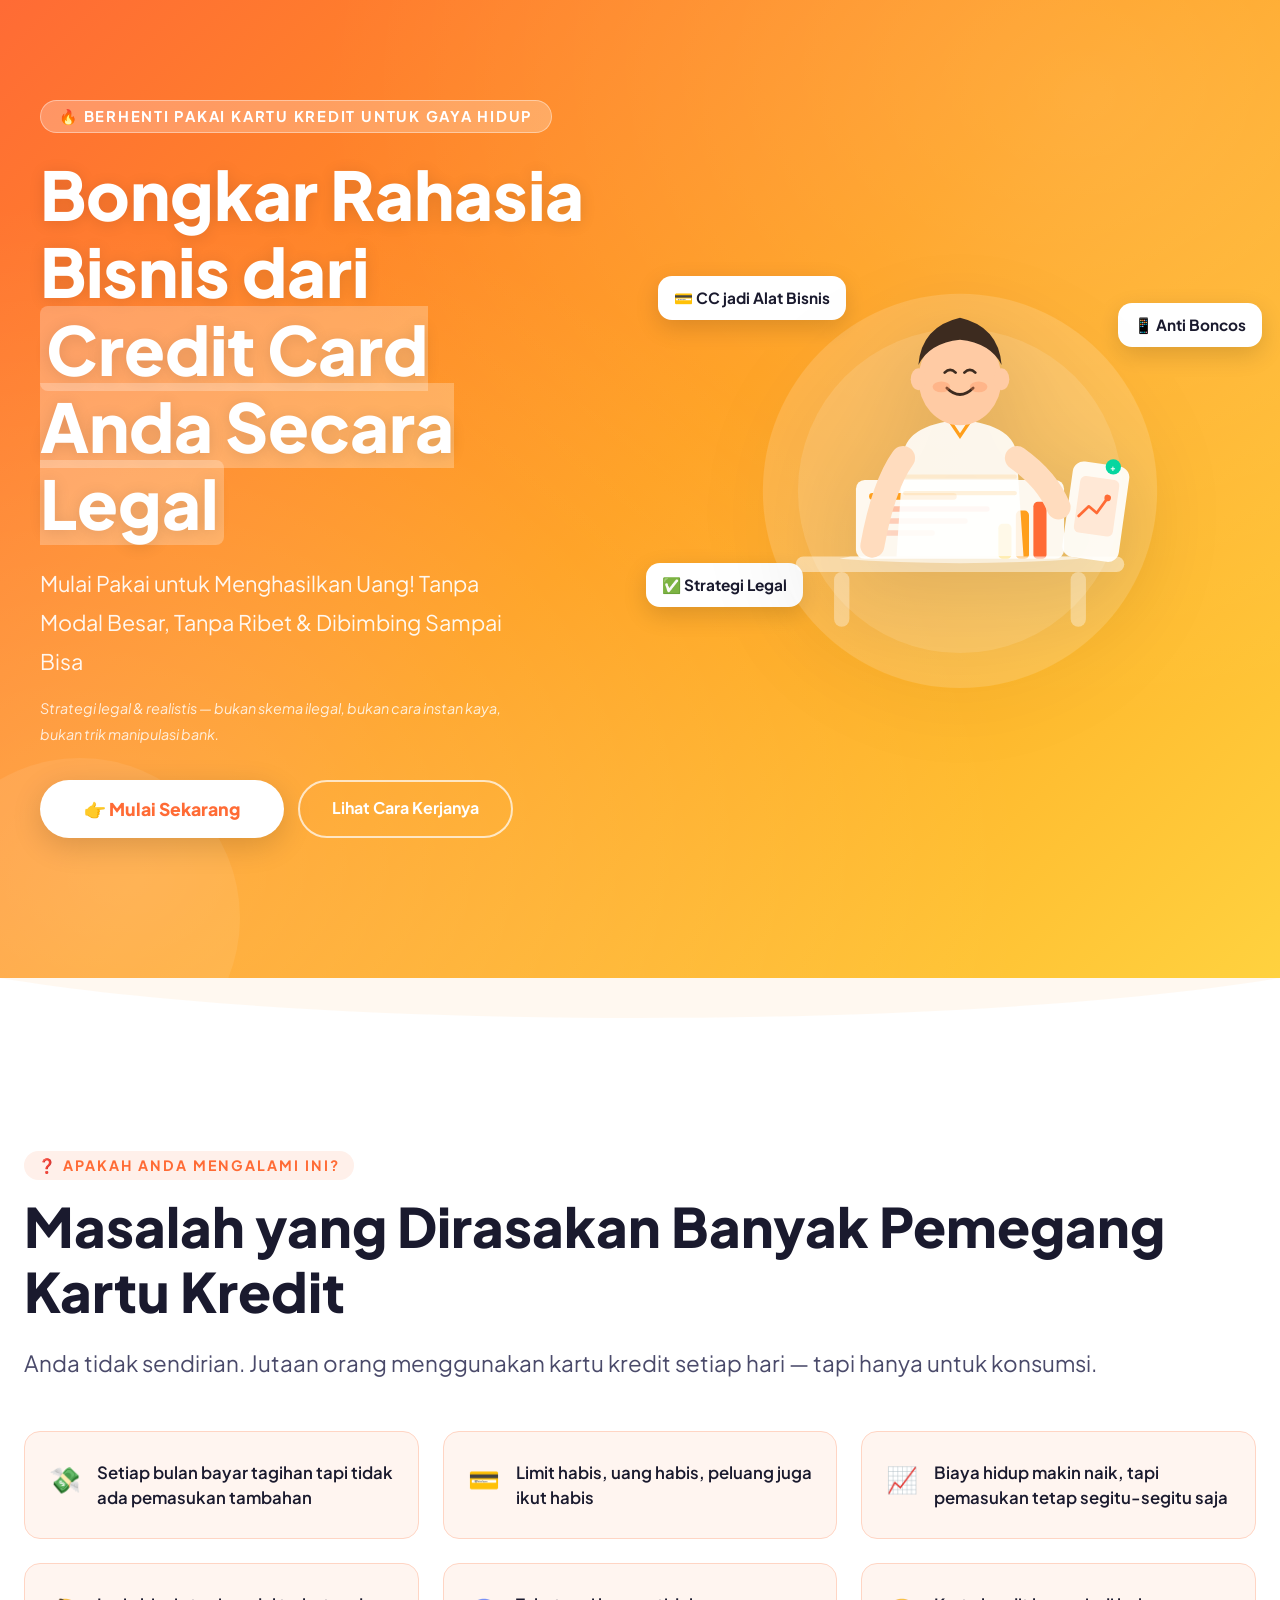
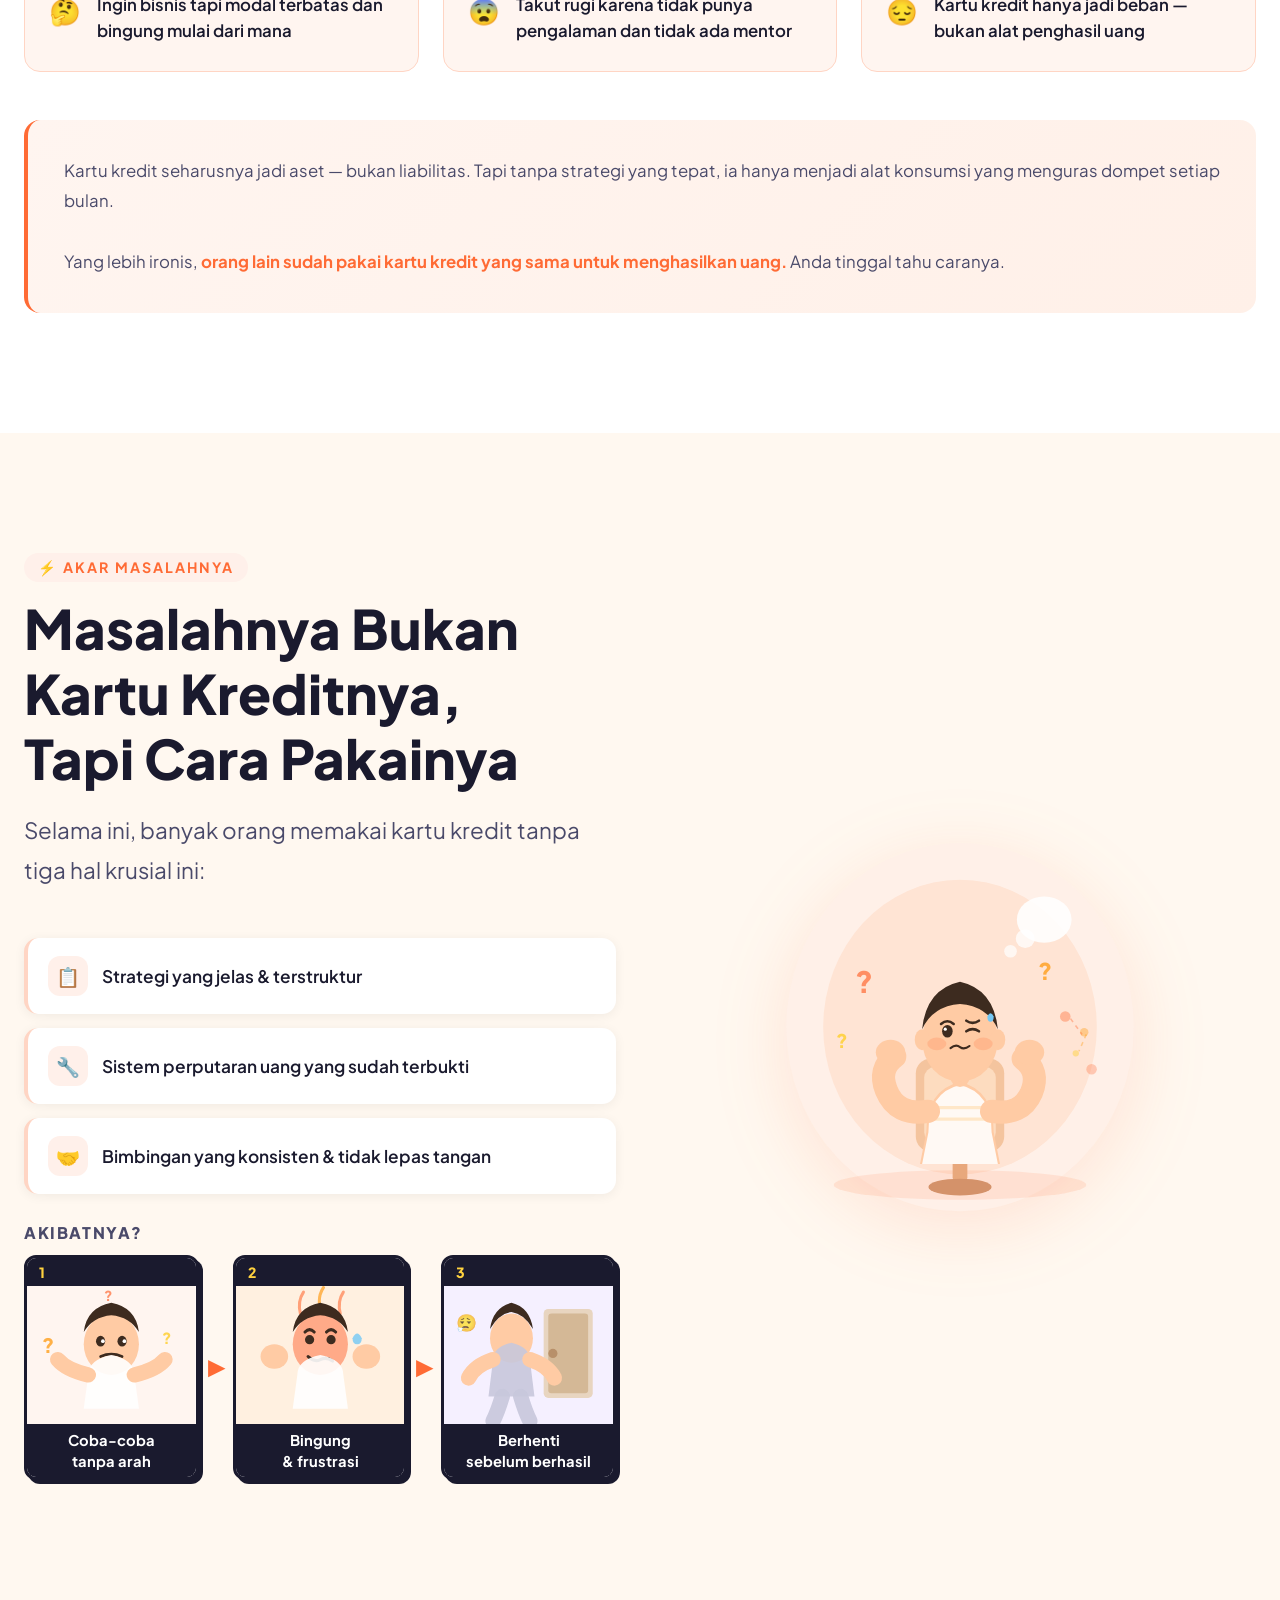
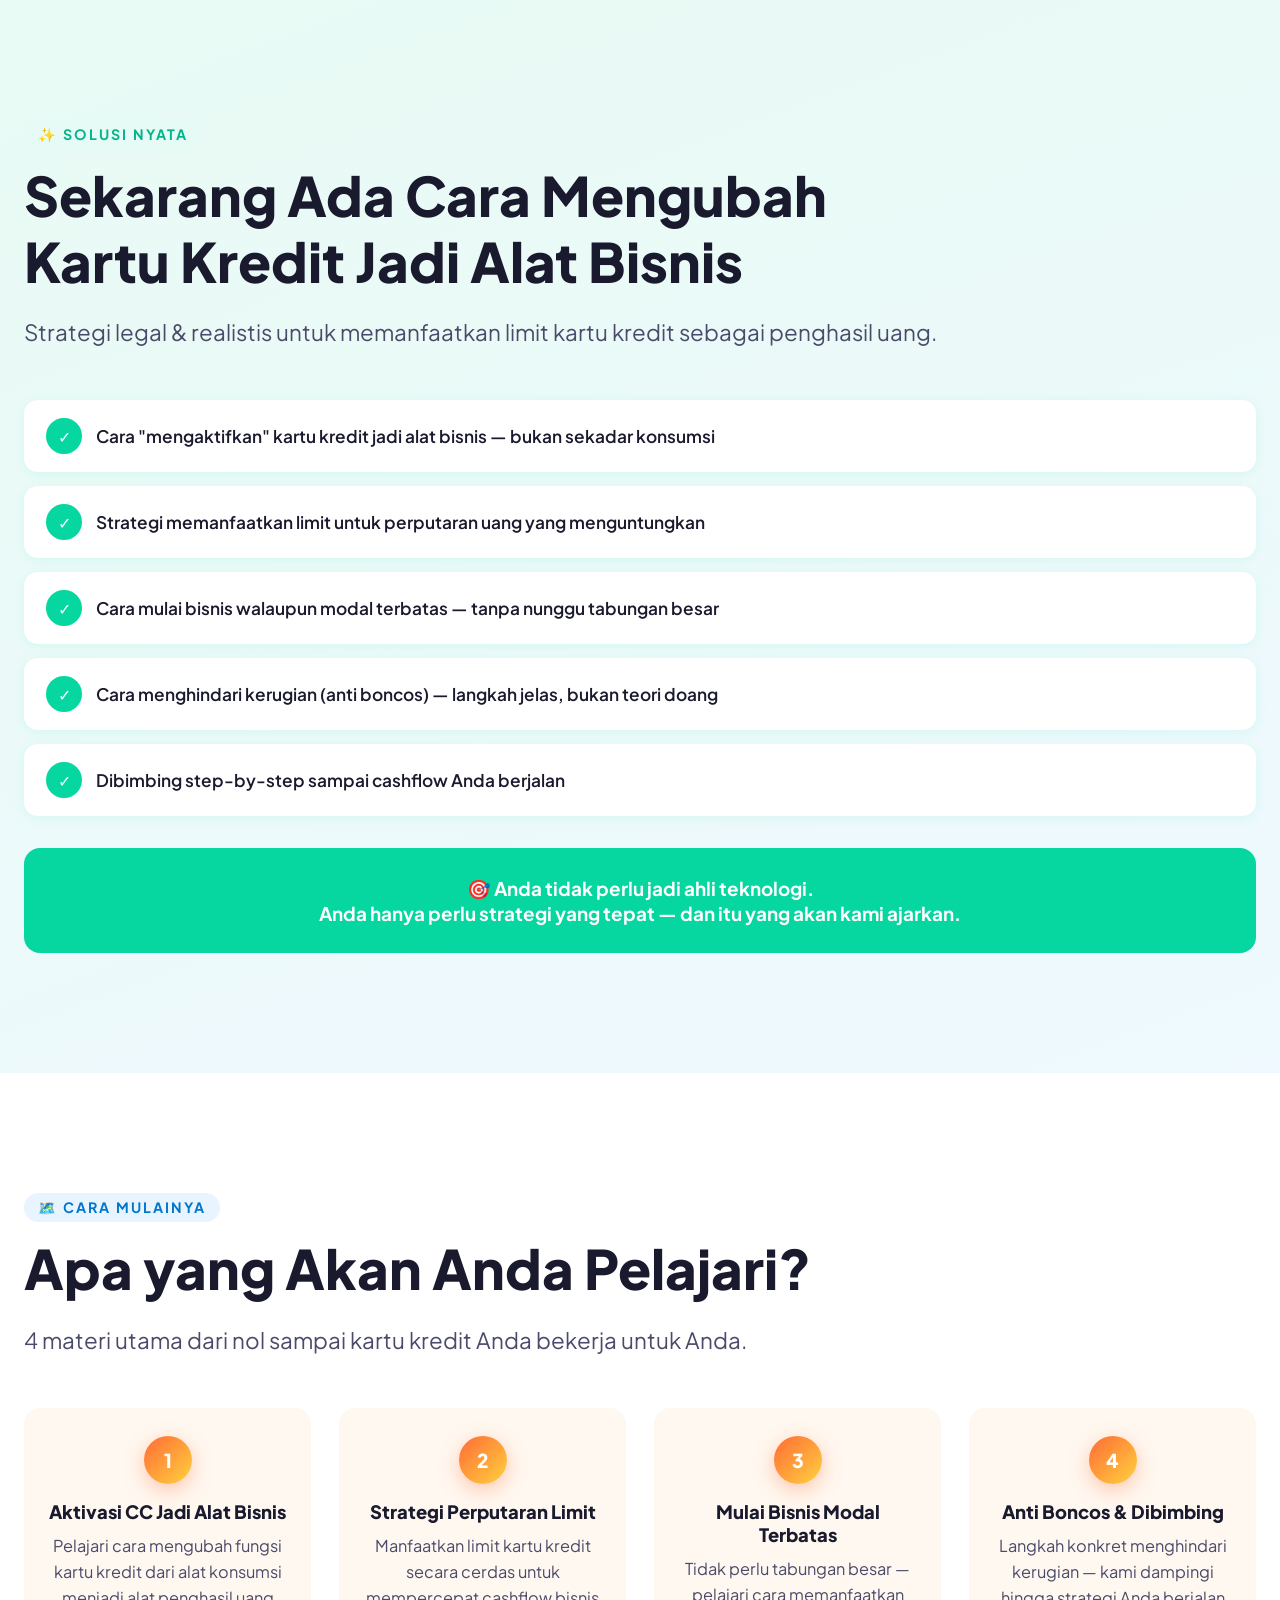
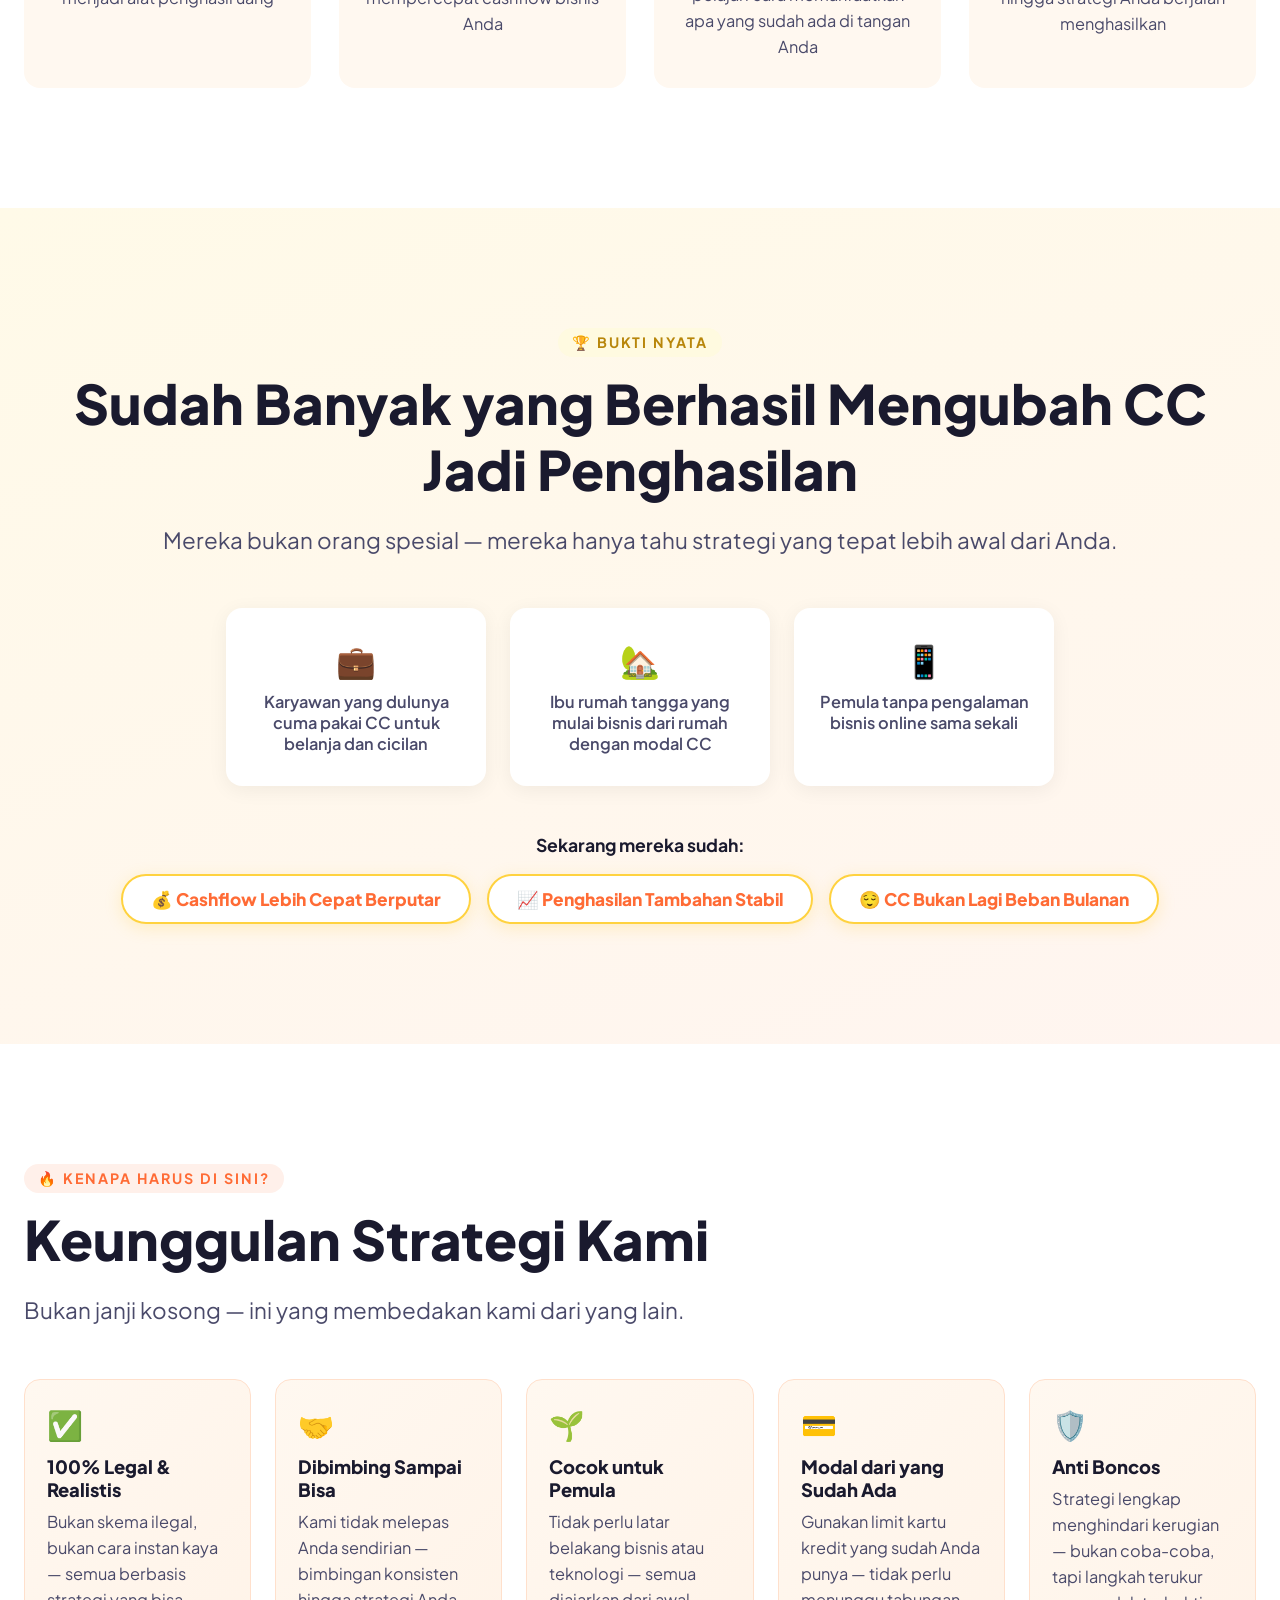
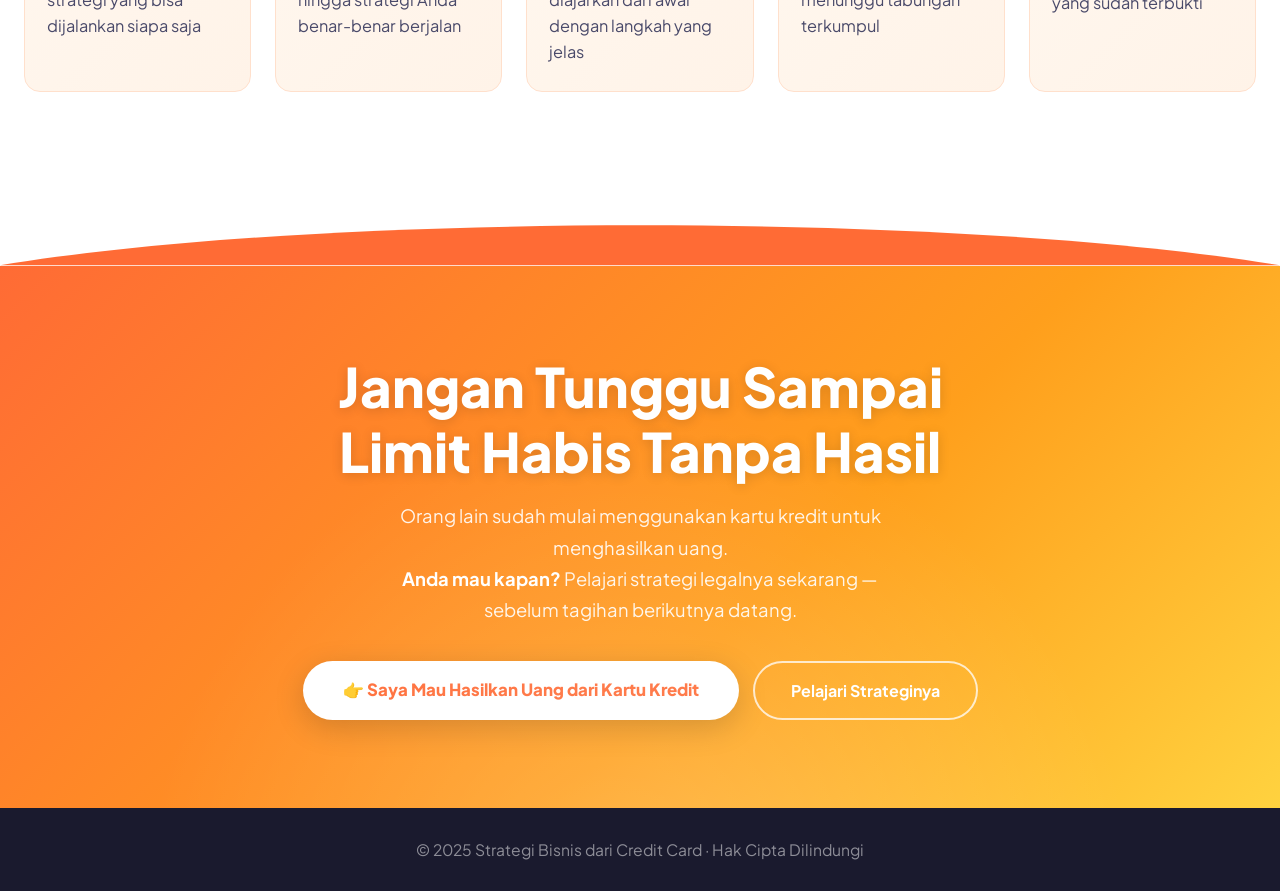
<file: index.html>
<!DOCTYPE html>
<html lang="id">
<head>
  <meta charset="UTF-8" />
  <meta name="viewport" content="width=device-width, initial-scale=1.0" />
  <title>Bongkar Rahasia Bisnis dari Credit Card Anda – Legal & Terbukti</title>
  <link href="https://fonts.googleapis.com/css2?family=Plus+Jakarta+Sans:ital,wght@0,300;0,400;0,500;0,600;0,700;0,800;1,400&display=swap" rel="stylesheet" />
  <link rel="stylesheet" href="style_index.css" />
  <!-- Meta Pixel Code -->
  <script>
    !function(f,b,e,v,n,t,s)
    {if(f.fbq)return;n=f.fbq=function(){n.callMethod?
    n.callMethod.apply(n,arguments):n.queue.push(arguments)};
    if(!f._fbq)f._fbq=n;n.push=n;n.loaded=!0;n.version='2.0';
    n.queue=[];t=b.createElement(e);t.async=!0;
    t.src=v;s=b.getElementsByTagName(e)[0];
    s.parentNode.insertBefore(t,s)}(window, document,'script',
    'https://connect.facebook.net/en_US/fbevents.js');
    fbq('init', '1519646949805698');
    fbq('track', 'PageView');
    </script>
    <noscript><img height="1" width="1" style="display:none"
    src="https://www.facebook.com/tr?id=1519646949805698&ev=PageView&noscript=1"
  /></noscript>
  <!-- End Meta Pixel Code -->
</head>
<body>

<!-- ═══════════════ HERO ═════════════════════════════ -->
<section class="hero">
  <div class="hero-inner">

    <!-- LEFT: Text -->
    <div class="hero-text">
      <div class="hero-badge">🔥 Berhenti Pakai Kartu Kredit untuk Gaya Hidup</div>
      <h1>Bongkar Rahasia Bisnis dari<br><span>Credit Card Anda Secara Legal</span></h1>
      <p>Mulai Pakai untuk Menghasilkan Uang! Tanpa Modal Besar, Tanpa Ribet &amp; Dibimbing Sampai Bisa</p>
      <p style="font-size:.9rem; color:rgba(255,255,255,.82); font-style:italic; margin-top:-4px;">
        Strategi legal &amp; realistis — bukan skema ilegal, bukan cara instan kaya, bukan trik manipulasi bank.
      </p>
      <div class="hero-ctas">
        <a href=https://wa.me/62811398843?text=Halo+Kak%0A%0ANama+saya+[NAMA].%0A%0ASaya+tertarik+dengan+strategi+bisnis+dari+credit+card+yang+ada+di+landing+page+Anda.%0A%0ABoleh+minta+info+lebih+lanjut? class="btn-primary">👉 Mulai Sekarang</a>
        <a href="landing_coway.html" class="btn-outline">Lihat Cara Kerjanya</a>
      </div>
    </div>

    <!-- RIGHT: Illustration -->
    <div class="hero-visual">
      <!-- Floating badges -->
      <div class="float-badges">
        <div class="fbadge fbadge-1">💳 CC jadi Alat Bisnis</div>
        <div class="fbadge fbadge-2">✅ Strategi Legal</div>
        <div class="fbadge fbadge-3">📱 Anti Boncos</div>
      </div>

      <!-- SVG Illustration: person working happily on laptop/phone -->
      <svg viewBox="0 0 420 420" fill="none" xmlns="http://www.w3.org/2000/svg">
        <!-- Background circle -->
        <circle cx="210" cy="230" r="180" fill="rgba(255,255,255,0.15)"/>
        <circle cx="210" cy="230" r="148" fill="rgba(255,255,255,0.12)"/>

        <!-- Desk -->
        <rect x="60" y="290" width="300" height="14" rx="7" fill="rgba(255,255,255,0.45)"/>
        <rect x="95" y="304" width="14" height="50" rx="7" fill="rgba(255,255,255,0.35)"/>
        <rect x="311" y="304" width="14" height="50" rx="7" fill="rgba(255,255,255,0.35)"/>

        <!-- Laptop body -->
        <rect x="115" y="220" width="190" height="72" rx="8" fill="rgba(255,255,255,0.9)"/>
        <!-- Laptop screen content lines -->
        <rect x="127" y="232" width="80" height="6" rx="3" fill="#FF9F1C"/>
        <rect x="127" y="244" width="110" height="5" rx="2.5" fill="rgba(255,107,53,0.4)"/>
        <rect x="127" y="255" width="90" height="5" rx="2.5" fill="rgba(255,107,53,0.3)"/>
        <rect x="127" y="266" width="60" height="5" rx="2.5" fill="rgba(255,107,53,0.25)"/>
        <!-- Chart bar on laptop -->
        <rect x="245" y="260" width="12" height="32" rx="4" fill="#FFD23F"/>
        <rect x="261" y="248" width="12" height="44" rx="4" fill="#FF9F1C"/>
        <rect x="277" y="240" width="12" height="52" rx="4" fill="#FF6B35"/>
        <!-- Laptop base -->
        <path d="M100 292 Q210 300 320 292 L310 290 L110 290 Z" fill="rgba(255,255,255,0.6)"/>

        <!-- Phone floating right -->
        <rect x="308" y="205" width="52" height="88" rx="10" fill="rgba(255,255,255,0.92)" transform="rotate(8,334,249)"/>
        <rect x="316" y="218" width="36" height="52" rx="5" fill="#FFE8D6" transform="rotate(8,334,249)"/>
        <!-- Graph on phone -->
        <polyline points="319,255 327,245 335,250 343,235" stroke="#FF6B35" stroke-width="2.5" stroke-linecap="round" stroke-linejoin="round" transform="rotate(8,334,249)"/>
        <circle cx="343" cy="235" r="3" fill="#FF6B35" transform="rotate(8,334,249)"/>
        <!-- Notification dot -->
        <circle cx="350" cy="208" r="7" fill="#06D6A0"/>
        <text x="347" y="212" font-size="8" fill="white" font-weight="bold">+</text>

        <!-- Person body -->
        <!-- Torso / shirt (orange-toned) -->
        <path d="M158 200 Q158 170 210 165 Q262 170 262 200 L268 290 L152 290 Z" fill="rgba(255,255,255,0.88)"/>
        <!-- Collar -->
        <path d="M200 165 L210 180 L220 165" stroke="#FF9F1C" stroke-width="3" fill="none" stroke-linecap="round"/>
        <!-- Shirt stripes subtle -->
        <rect x="158" y="215" width="104" height="4" rx="2" fill="rgba(255,159,28,0.15)"/>
        <rect x="158" y="230" width="104" height="4" rx="2" fill="rgba(255,159,28,0.15)"/>

        <!-- Left arm on desk -->
        <path d="M158 200 Q140 225 130 280" stroke="rgba(255,220,190,1)" stroke-width="22" stroke-linecap="round" fill="none"/>
        <!-- Right arm reaching phone area -->
        <path d="M262 200 Q290 220 300 245" stroke="rgba(255,220,190,1)" stroke-width="22" stroke-linecap="round" fill="none"/>

        <!-- Neck -->
        <rect x="200" y="145" width="20" height="24" rx="10" fill="#FFCBA4"/>

        <!-- Head -->
        <ellipse cx="210" cy="128" rx="38" ry="42" fill="#FFCBA4"/>
        <!-- Hair -->
        <path d="M172 115 Q175 80 210 72 Q245 80 248 115 Q238 95 210 92 Q182 95 172 115Z" fill="#3D2B1F"/>
        <!-- Ear left -->
        <ellipse cx="172" cy="128" rx="7" ry="10" fill="#FFCBA4"/>
        <!-- Ear right -->
        <ellipse cx="248" cy="128" rx="7" ry="10" fill="#FFCBA4"/>

        <!-- Eyes (happy, slightly closed) -->
        <path d="M196 122 Q201 117 206 122" stroke="#3D2B1F" stroke-width="2.5" fill="none" stroke-linecap="round"/>
        <path d="M214 122 Q219 117 224 122" stroke="#3D2B1F" stroke-width="2.5" fill="none" stroke-linecap="round"/>
        <!-- Smile -->
        <path d="M198 136 Q210 148 222 136" stroke="#3D2B1F" stroke-width="2.5" fill="none" stroke-linecap="round"/>
        <!-- Cheeks -->
        <ellipse cx="193" cy="135" rx="8" ry="5" fill="rgba(255,140,90,0.35)"/>
        <ellipse cx="227" cy="135" rx="8" ry="5" fill="rgba(255,140,90,0.35)"/>

        <!-- Stars / sparkles around -->
        <text x="70" y="180" font-size="18" opacity="0.7">✨</text>
        <text x="340" y="160" font-size="14" opacity="0.6">⭐</text>
        <text x="80" y="250" font-size="12" opacity="0.5">💫</text>

        <!-- Money flying -->
        <text x="348" y="240" font-size="20" opacity="0.85" transform="rotate(-15,358,230)">💵</text>
        <text x="62" y="200" font-size="16" opacity="0.75" transform="rotate(10,70,192)">💵</text>
      </svg>
    </div>

  </div>
</section>
<div class="wave">
  <svg viewBox="0 0 1440 60" xmlns="http://www.w3.org/2000/svg" preserveAspectRatio="none">
    <path d="M0,0 C360,60 1080,60 1440,0 L1440,60 L0,60 Z" fill="#FFFFFF"/>
  </svg>
</div>

<!-- ═══════════════ MASALAH ════════════════════════════ -->
<section id="masalah">
  <div class="container">
    <div class="section-tag tag-red">❓ Apakah Anda Mengalami Ini?</div>
    <h2>Masalah yang Dirasakan Banyak Pemegang Kartu Kredit</h2>
    <p class="sub">Anda tidak sendirian. Jutaan orang menggunakan kartu kredit setiap hari — tapi hanya untuk konsumsi.</p>

    <div class="problem-grid">
      <div class="problem-card"><span class="problem-icon">💸</span><p>Setiap bulan bayar tagihan tapi tidak ada pemasukan tambahan</p></div>
      <div class="problem-card"><span class="problem-icon">💳</span><p>Limit habis, uang habis, peluang juga ikut habis</p></div>
      <div class="problem-card"><span class="problem-icon">📈</span><p>Biaya hidup makin naik, tapi pemasukan tetap segitu-segitu saja</p></div>
      <div class="problem-card"><span class="problem-icon">🤔</span><p>Ingin bisnis tapi modal terbatas dan bingung mulai dari mana</p></div>
      <div class="problem-card"><span class="problem-icon">😨</span><p>Takut rugi karena tidak punya pengalaman dan tidak ada mentor</p></div>
      <div class="problem-card"><span class="problem-icon">😔</span><p>Kartu kredit hanya jadi beban — bukan alat penghasil uang</p></div>
    </div>

    <div class="emotional-box">
      <p>Kartu kredit seharusnya jadi aset — bukan liabilitas. Tapi tanpa strategi yang tepat, ia hanya menjadi alat konsumsi yang menguras dompet setiap bulan.<br><br>
      Yang lebih ironis, <strong>orang lain sudah pakai kartu kredit yang sama untuk menghasilkan uang.</strong> Anda tinggal tahu caranya.</p>
    </div>
  </div>
</section>

<!-- ═══════════════ FRUSTRASI ════════════════════════ -->
<section id="frustrasi">
  <div class="container">
    <div class="frustrasi-inner">

      <!-- LEFT: text -->
      <div class="frustrasi-text">
        <div class="section-tag tag-red">⚡ Akar Masalahnya</div>
        <h2>Masalahnya Bukan Kartu Kreditnya,<br>Tapi Cara Pakainya</h2>
        <p class="sub">Selama ini, banyak orang memakai kartu kredit tanpa tiga hal krusial ini:</p>

        <div class="tanpa-list">
          <div class="tanpa-item"><div class="ti-ico">📋</div> Strategi yang jelas &amp; terstruktur</div>
          <div class="tanpa-item"><div class="ti-ico">🔧</div> Sistem perputaran uang yang sudah terbukti</div>
          <div class="tanpa-item"><div class="ti-ico">🤝</div> Bimbingan yang konsisten &amp; tidak lepas tangan</div>
        </div>

        <div class="akibat-label">Akibatnya?</div>
        <div class="comic-strip">

          <!-- Panel 1 -->
          <div class="comic-panel panel-1">
            <div class="panel-number">1</div>
            <div class="panel-scene">
              <svg viewBox="0 0 110 90" xmlns="http://www.w3.org/2000/svg">
                <!-- bg -->
                <rect width="110" height="90" fill="#FFF5F0"/>
                <!-- person head -->
                <ellipse cx="55" cy="38" rx="18" ry="20" fill="#FFCBA4"/>
                <path d="M37 30 Q39 14 55 11 Q71 14 73 30 Q67 20 55 19 Q43 20 37 30Z" fill="#3D2B1F"/>
                <!-- eyes looking around left/right -->
                <ellipse cx="48" cy="36" rx="3" ry="3.5" fill="#3D2B1F"/>
                <ellipse cx="62" cy="36" rx="3" ry="3.5" fill="#3D2B1F"/>
                <!-- pupils shifted right = looking around -->
                <circle cx="49.5" cy="36" r="1.2" fill="white"/>
                <circle cx="63.5" cy="36" r="1.2" fill="white"/>
                <!-- confused mouth -->
                <path d="M48 46 Q55 43 62 46" stroke="#3D2B1F" stroke-width="1.8" fill="none" stroke-linecap="round"/>
                <!-- body -->
                <path d="M40 58 Q40 48 55 45 Q70 48 70 58 L73 80 L37 80Z" fill="rgba(255,255,255,0.9)"/>
                <!-- arms spread out (confused gesture) -->
                <path d="M40 58 Q26 55 20 48" stroke="#FFCBA4" stroke-width="10" stroke-linecap="round" fill="none"/>
                <path d="M70 58 Q84 55 90 48" stroke="#FFCBA4" stroke-width="10" stroke-linecap="round" fill="none"/>
                <!-- question marks -->
                <text x="10" y="44" font-size="13" fill="#FF9F1C" font-weight="800" opacity="0.8">?</text>
                <text x="88" y="38" font-size="10" fill="#FFD23F" font-weight="800" opacity="0.9">?</text>
                <text x="50" y="10" font-size="9" fill="#FF6B35" font-weight="800" opacity="0.7">?</text>
              </svg>
            </div>
            <div class="panel-caption">Coba-coba<br>tanpa arah</div>
          </div>

          <!-- Arrow between panels -->
          <div class="comic-arrow">▶</div>

          <!-- Panel 2 -->
          <div class="comic-panel panel-2">
            <div class="panel-number">2</div>
            <div class="panel-scene">
              <svg viewBox="0 0 110 90" xmlns="http://www.w3.org/2000/svg">
                <rect width="110" height="90" fill="#FFF0E0"/>
                <!-- steam from head -->
                <path d="M42 18 Q40 10 44 4" stroke="#FF6B35" stroke-width="2" fill="none" stroke-linecap="round" opacity="0.6"/>
                <path d="M55 15 Q53 7 57 1" stroke="#FF9F1C" stroke-width="2" fill="none" stroke-linecap="round" opacity="0.7"/>
                <path d="M68 18 Q66 10 70 4" stroke="#FF6B35" stroke-width="2" fill="none" stroke-linecap="round" opacity="0.6"/>
                <!-- person head (red-faced) -->
                <ellipse cx="55" cy="38" rx="18" ry="20" fill="#FFAA88"/>
                <path d="M37 30 Q39 14 55 11 Q71 14 73 30 Q67 20 55 19 Q43 20 37 30Z" fill="#3D2B1F"/>
                <!-- angry eyes -->
                <path d="M45 30 Q48 27 51 30" stroke="#3D2B1F" stroke-width="2" fill="none" stroke-linecap="round"/>
                <path d="M59 30 Q62 27 65 30" stroke="#3D2B1F" stroke-width="2" fill="none" stroke-linecap="round"/>
                <ellipse cx="48" cy="35" rx="3" ry="3" fill="#3D2B1F"/>
                <ellipse cx="62" cy="35" rx="3" ry="3" fill="#3D2B1F"/>
                <!-- frustrated mouth -->
                <path d="M47 46 Q51 50 55 48 Q59 46 63 49" stroke="#3D2B1F" stroke-width="2" fill="none" stroke-linecap="round"/>
                <!-- body -->
                <path d="M40 58 Q40 48 55 45 Q70 48 70 58 L73 80 L37 80Z" fill="rgba(255,255,255,0.9)"/>
                <!-- fists up -->
                <ellipse cx="25" cy="46" rx="9" ry="8" fill="#FFCBA4"/>
                <ellipse cx="85" cy="46" rx="9" ry="8" fill="#FFCBA4"/>
                <!-- sweat drops -->
                <path d="M76 34 Q79 28 82 34 Q82 38 79 38 Q76 38 76 34Z" fill="#74C8F5" opacity="0.8"/>
              </svg>
            </div>
            <div class="panel-caption">Bingung<br>&amp; frustrasi</div>
          </div>

          <!-- Arrow between panels -->
          <div class="comic-arrow">▶</div>

          <!-- Panel 3 -->
          <div class="comic-panel panel-3">
            <div class="panel-number">3</div>
            <div class="panel-scene">
              <svg viewBox="0 0 110 90" xmlns="http://www.w3.org/2000/svg">
                <rect width="110" height="90" fill="#F5F0FF"/>
                <!-- door frame -->
                <rect x="65" y="15" width="32" height="58" rx="3" fill="#E8D5C0"/>
                <rect x="68" y="18" width="26" height="52" rx="2" fill="#D4B896"/>
                <!-- door knob -->
                <circle cx="71" cy="44" r="3" fill="#B8906A"/>
                <!-- person walking away (back view) -->
                <ellipse cx="44" cy="34" rx="14" ry="16" fill="#FFCBA4"/>
                <path d="M30 28 Q32 14 44 11 Q56 14 58 28 Q52 18 44 17 Q36 18 30 28Z" fill="#3D2B1F"/>
                <!-- sad body (back) -->
                <path d="M32 48 Q32 40 44 37 Q56 40 56 48 L59 72 L29 72Z" fill="rgba(200,200,220,0.9)"/>
                <!-- droopy shoulders -->
                <path d="M32 48 Q20 52 16 60" stroke="#FFCBA4" stroke-width="10" stroke-linecap="round" fill="none"/>
                <path d="M56 48 Q68 52 72 60" stroke="#FFCBA4" stroke-width="10" stroke-linecap="round" fill="none"/>
                <!-- legs walking to door -->
                <path d="M38 72 Q35 82 32 88" stroke="rgba(200,200,220,0.9)" stroke-width="10" stroke-linecap="round" fill="none"/>
                <path d="M50 72 Q53 82 56 88" stroke="rgba(200,200,220,0.9)" stroke-width="10" stroke-linecap="round" fill="none"/>
                <!-- zzz / give up -->
                <text x="8" y="28" font-size="11" fill="#9B8EC4" font-weight="700" opacity="0.8">😮‍💨</text>
              </svg>
            </div>
            <div class="panel-caption">Berhenti<br>sebelum berhasil</div>
          </div>

        </div>
      </div>

      <!-- RIGHT: SVG illustration -->
      <div class="frustrasi-visual">
        <svg viewBox="0 0 380 400" fill="none" xmlns="http://www.w3.org/2000/svg">

          <!-- Soft background blob -->
          <ellipse cx="190" cy="210" rx="165" ry="175" fill="#FFF0E8"/>
          <ellipse cx="190" cy="210" rx="130" ry="140" fill="#FFE4D4"/>

          <!-- Floor / desk shadow -->
          <ellipse cx="190" cy="360" rx="120" ry="14" fill="rgba(255,107,53,0.12)"/>

          <!-- Chair base -->
          <rect x="155" y="320" width="70" height="10" rx="5" fill="#E8A87C"/>
          <rect x="183" y="330" width="14" height="30" rx="7" fill="#E8A87C"/>
          <ellipse cx="190" cy="362" rx="30" ry="8" fill="#D4926A"/>

          <!-- Chair back -->
          <rect x="148" y="240" width="84" height="88" rx="14" fill="#F4C49E"/>
          <rect x="156" y="248" width="68" height="72" rx="10" fill="#FDDCBF"/>

          <!-- Person body (sitting, slumped) -->
          <path d="M158 310 Q158 270 190 262 Q222 270 222 310 L228 340 L152 340 Z" fill="#FFCBA4"/>
          <!-- Shirt -->
          <path d="M160 310 Q160 272 190 265 Q220 272 220 310 L226 340 L154 340 Z" fill="rgba(255,255,255,0.88)"/>
          <!-- Shirt detail lines -->
          <rect x="160" y="285" width="60" height="3" rx="1.5" fill="rgba(255,159,28,0.2)"/>
          <rect x="160" y="296" width="60" height="3" rx="1.5" fill="rgba(255,159,28,0.2)"/>

          <!-- Left arm (elbow on invisible desk, hand on head) -->
          <path d="M160 290 Q130 295 120 270 Q112 250 128 238" stroke="#FFCBA4" stroke-width="22" stroke-linecap="round" fill="none"/>
          <!-- Right arm (same pose, other side) -->
          <path d="M220 290 Q248 295 258 272 Q266 252 250 240" stroke="#FFCBA4" stroke-width="22" stroke-linecap="round" fill="none"/>

          <!-- Neck -->
          <rect x="181" y="245" width="18" height="22" rx="9" fill="#FFCBA4"/>

          <!-- Head (tilted slightly down - frustrated) -->
          <ellipse cx="190" cy="222" rx="36" ry="40" fill="#FFCBA4"/>

          <!-- Hair -->
          <path d="M154 212 Q158 174 190 167 Q222 174 226 212 Q216 190 190 188 Q164 190 154 212Z" fill="#3D2B1F"/>
          <!-- Ears -->
          <ellipse cx="154" cy="222" rx="7" ry="10" fill="#FFCBA4"/>
          <ellipse cx="226" cy="222" rx="7" ry="10" fill="#FFCBA4"/>

          <!-- Eyes — tired/confused (one raised brow) -->
          <!-- Left brow raised -->
          <path d="M172 207 Q178 202 184 207" stroke="#3D2B1F" stroke-width="2.5" fill="none" stroke-linecap="round"/>
          <!-- Right brow furrowed -->
          <path d="M196 204 Q202 208 208 204" stroke="#3D2B1F" stroke-width="2.5" fill="none" stroke-linecap="round"/>
          <!-- Left eye (wide) -->
          <ellipse cx="178" cy="214" rx="5" ry="6" fill="#3D2B1F"/>
          <circle cx="176" cy="212" r="1.5" fill="white"/>
          <!-- Right eye (squinted) -->
          <path d="M196 214 Q202 210 208 214" stroke="#3D2B1F" stroke-width="2.5" fill="none" stroke-linecap="round"/>
          <!-- Sweat drop -->
          <path d="M216 200 Q219 194 222 200 Q222 205 219 205 Q216 205 216 200Z" fill="#74C8F5"/>

          <!-- Mouth — wavy/frustrated -->
          <path d="M181 230 Q186 226 190 229 Q194 232 199 228" stroke="#3D2B1F" stroke-width="2" fill="none" stroke-linecap="round"/>

          <!-- Cheeks flushed -->
          <ellipse cx="168" cy="226" rx="9" ry="6" fill="rgba(255,140,90,0.3)"/>
          <ellipse cx="212" cy="226" rx="9" ry="6" fill="rgba(255,140,90,0.3)"/>

          <!-- Hands on head sides (fists) -->
          <ellipse cx="124" cy="234" rx="14" ry="12" fill="#FFCBA4"/>
          <ellipse cx="256" cy="234" rx="14" ry="12" fill="#FFCBA4"/>

          <!-- Question marks floating around head -->
          <text x="90" y="178" font-size="28" fill="#FF6B35" opacity="0.7" font-weight="800">?</text>
          <text x="264" y="165" font-size="22" fill="#FF9F1C" opacity="0.8" font-weight="800">?</text>
          <text x="72" y="230" font-size="18" fill="#FFD23F" opacity="0.9" font-weight="800">?</text>

          <!-- Broken path / X marks (no guidance) -->
          <!-- Scattered dots representing no clear path -->
          <circle cx="290" cy="200" r="5" fill="#FF6B35" opacity="0.4"/>
          <circle cx="308" cy="215" r="4" fill="#FF9F1C" opacity="0.4"/>
          <circle cx="300" cy="235" r="3" fill="#FFD23F" opacity="0.5"/>
          <circle cx="315" cy="250" r="5" fill="#FF6B35" opacity="0.3"/>
          <line x1="295" y1="202" x2="306" y2="217" stroke="#FF6B35" stroke-width="1.5" stroke-dasharray="4 4" opacity="0.4"/>
          <line x1="310" y1="217" x2="303" y2="233" stroke="#FF9F1C" stroke-width="1.5" stroke-dasharray="4 4" opacity="0.4"/>

          <!-- Thought bubble: empty / confused -->
          <circle cx="238" cy="138" r="6" fill="rgba(255,255,255,0.7)"/>
          <circle cx="252" cy="126" r="9" fill="rgba(255,255,255,0.75)"/>
          <ellipse cx="270" cy="108" rx="26" ry="22" fill="rgba(255,255,255,0.88)"/>
          <!-- Empty inside thought bubble -->
          <text x="261" y="115" font-size="18" text-anchor="middle">😵</text>

        </svg>
      </div>

    </div>
  </div>
</section>

<!-- ═══════════════ SOLUSI ════════════════════════════ -->
<section id="solusi">
  <div class="container">
    <div class="section-tag tag-green">✨ Solusi Nyata</div>
    <h2>Sekarang Ada Cara Mengubah<br>Kartu Kredit Jadi Alat Bisnis</h2>
    <p class="sub">Strategi legal &amp; realistis untuk memanfaatkan limit kartu kredit sebagai penghasil uang.</p>

    <div class="solution-list">
      <div class="sol-item"><div class="sol-check">✓</div><p>Cara "mengaktifkan" kartu kredit jadi alat bisnis — bukan sekadar konsumsi</p></div>
      <div class="sol-item"><div class="sol-check">✓</div><p>Strategi memanfaatkan limit untuk perputaran uang yang menguntungkan</p></div>
      <div class="sol-item"><div class="sol-check">✓</div><p>Cara mulai bisnis walaupun modal terbatas — tanpa nunggu tabungan besar</p></div>
      <div class="sol-item"><div class="sol-check">✓</div><p>Cara menghindari kerugian (anti boncos) — langkah jelas, bukan teori doang</p></div>
      <div class="sol-item"><div class="sol-check">✓</div><p>Dibimbing step-by-step sampai cashflow Anda berjalan</p></div>
    </div>

    <div class="highlight-box">
      🎯 Anda tidak perlu jadi ahli teknologi.<br>Anda hanya perlu strategi yang tepat — dan itu yang akan kami ajarkan.
    </div>
  </div>
</section>

<!-- ═══════════════ CARA KERJA ════════════════════════ -->
<section id="cara-kerja">
  <div class="container">
    <div class="section-tag tag-blue">🗺️ Cara Mulainya</div>
    <h2>Apa yang Akan Anda Pelajari?</h2>
    <p class="sub">4 materi utama dari nol sampai kartu kredit Anda bekerja untuk Anda.</p>

    <div class="steps">
      <div class="step-card">
        <div class="step-num">1</div>
        <h3>Aktivasi CC Jadi Alat Bisnis</h3>
        <p>Pelajari cara mengubah fungsi kartu kredit dari alat konsumsi menjadi alat penghasil uang</p>
      </div>
      <div class="step-card">
        <div class="step-num">2</div>
        <h3>Strategi Perputaran Limit</h3>
        <p>Manfaatkan limit kartu kredit secara cerdas untuk mempercepat cashflow bisnis Anda</p>
      </div>
      <div class="step-card">
        <div class="step-num">3</div>
        <h3>Mulai Bisnis Modal Terbatas</h3>
        <p>Tidak perlu tabungan besar — pelajari cara memanfaatkan apa yang sudah ada di tangan Anda</p>
      </div>
      <div class="step-card">
        <div class="step-num">4</div>
        <h3>Anti Boncos & Dibimbing</h3>
        <p>Langkah konkret menghindari kerugian — kami dampingi hingga strategi Anda berjalan menghasilkan</p>
      </div>
    </div>
  </div>
</section>

<!-- ═══════════════ BUKTI ═════════════════════════════ -->
<section id="bukti">
  <div class="container" style="text-align:center;">
    <div class="section-tag tag-yellow">🏆 Bukti Nyata</div>
    <h2>Sudah Banyak yang Berhasil Mengubah CC Jadi Penghasilan</h2>
    <p class="sub">Mereka bukan orang spesial — mereka hanya tahu strategi yang tepat lebih awal dari Anda.</p>

    <div class="proof-grid">
      <div class="proof-card"><span class="emoji">💼</span><p>Karyawan yang dulunya cuma pakai CC untuk belanja dan cicilan</p></div>
      <div class="proof-card"><span class="emoji">🏡</span><p>Ibu rumah tangga yang mulai bisnis dari rumah dengan modal CC</p></div>
      <div class="proof-card"><span class="emoji">📱</span><p>Pemula tanpa pengalaman bisnis online sama sekali</p></div>
    </div>

    <p style="font-weight:700; font-size:1.1rem; margin-bottom:18px; color:var(--ink);">Sekarang mereka sudah:</p>
    <div class="stat-row">
      <div class="stat-chip">💰 Cashflow Lebih Cepat Berputar</div>
      <div class="stat-chip">📈 Penghasilan Tambahan Stabil</div>
      <div class="stat-chip">😌 CC Bukan Lagi Beban Bulanan</div>
    </div>
  </div>
</section>

<!-- ═══════════════ KEUNGGULAN ════════════════════════ -->
<section id="keunggulan">
  <div class="container">
    <div class="section-tag tag-red">🔥 Kenapa Harus di Sini?</div>
    <h2>Keunggulan Strategi Kami</h2>
    <p class="sub">Bukan janji kosong — ini yang membedakan kami dari yang lain.</p>

    <div class="feature-grid">
      <div class="feature-card"><span class="fire">✅</span><h3>100% Legal & Realistis</h3><p>Bukan skema ilegal, bukan cara instan kaya — semua berbasis strategi yang bisa dijalankan siapa saja</p></div>
      <div class="feature-card"><span class="fire">🤝</span><h3>Dibimbing Sampai Bisa</h3><p>Kami tidak melepas Anda sendirian — bimbingan konsisten hingga strategi Anda benar-benar berjalan</p></div>
      <div class="feature-card"><span class="fire">🌱</span><h3>Cocok untuk Pemula</h3><p>Tidak perlu latar belakang bisnis atau teknologi — semua diajarkan dari awal dengan langkah yang jelas</p></div>
      <div class="feature-card"><span class="fire">💳</span><h3>Modal dari yang Sudah Ada</h3><p>Gunakan limit kartu kredit yang sudah Anda punya — tidak perlu menunggu tabungan terkumpul</p></div>
      <div class="feature-card"><span class="fire">🛡️</span><h3>Anti Boncos</h3><p>Strategi lengkap menghindari kerugian — bukan coba-coba, tapi langkah terukur yang sudah terbukti</p></div>
    </div>
  </div>
</section>

<!-- ═══════════════ CTA FINAL ════════════════════════ -->
<div class="wave" style="background:var(--white);">
  <svg viewBox="0 0 1440 60" xmlns="http://www.w3.org/2000/svg" preserveAspectRatio="none">
    <path d="M0,60 C360,0 1080,0 1440,60 L1440,60 L0,60 Z" fill="#FF6B35"/>
  </svg>
</div>
<section id="cta">
  <div class="container">
    <h2>Jangan Tunggu Sampai<br>Limit Habis Tanpa Hasil</h2>
    <p class="urgency">
      Orang lain sudah mulai menggunakan kartu kredit untuk menghasilkan uang.<br>
      <strong>Anda mau kapan?</strong> Pelajari strategi legalnya sekarang — sebelum tagihan berikutnya datang.
    </p>
    <div class="cta-btns">
      <a href="https://wa.me/62811398843?text=Halo+Kak+%0A%0ANama+saya+[NAMA].%0A%0ASaya+tertarik+dengan+strategi+bisnis+dari+credit+card+yang+ada+di+landing+page+Anda.%0A%0ABoleh+minta+info+lebih+lanjut?" class="btn-white">👉 Saya Mau Hasilkan Uang dari Kartu Kredit</a>
      <a href="#solusi" class="btn-clear">Pelajari Strateginya</a>
    </div>
  </div>
</section>

<footer>
  <p>© 2025 Strategi Bisnis dari Credit Card · Hak Cipta Dilindungi</p>
</footer>

</body>
</html>
</file>
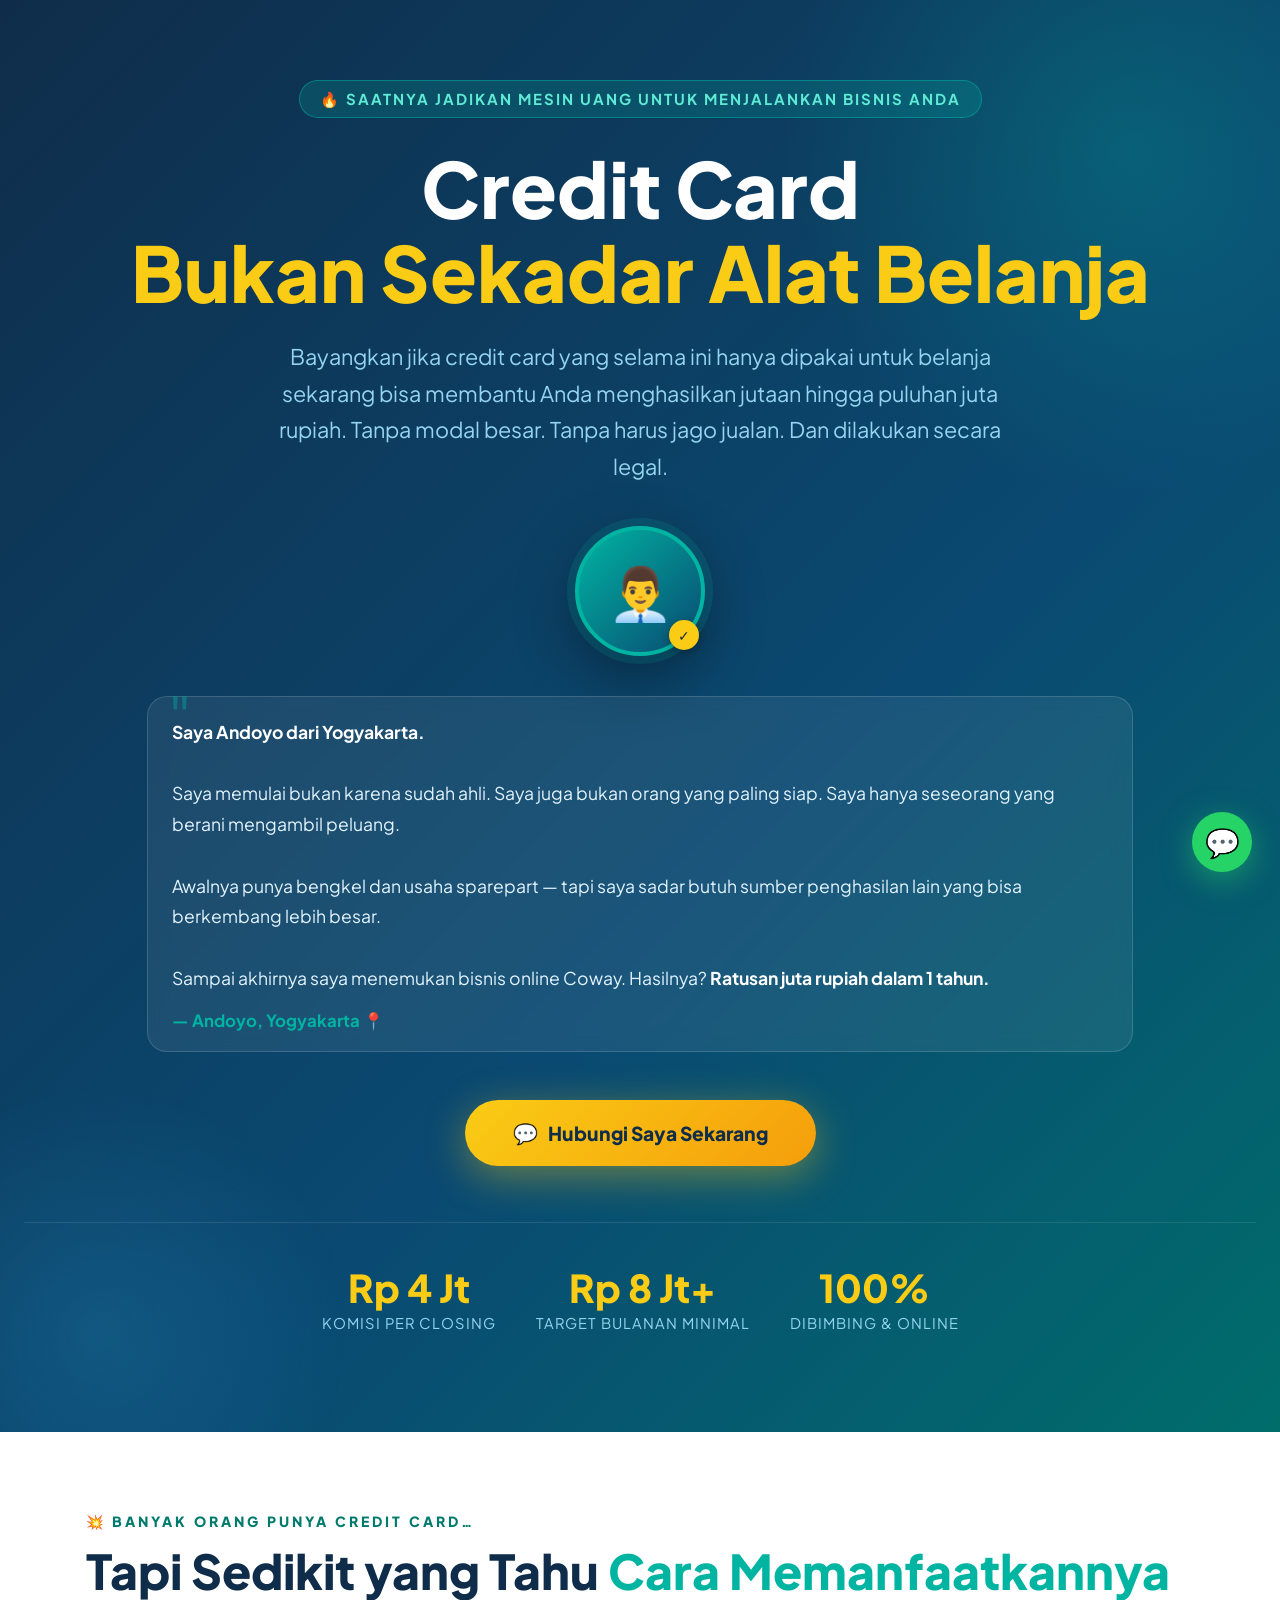
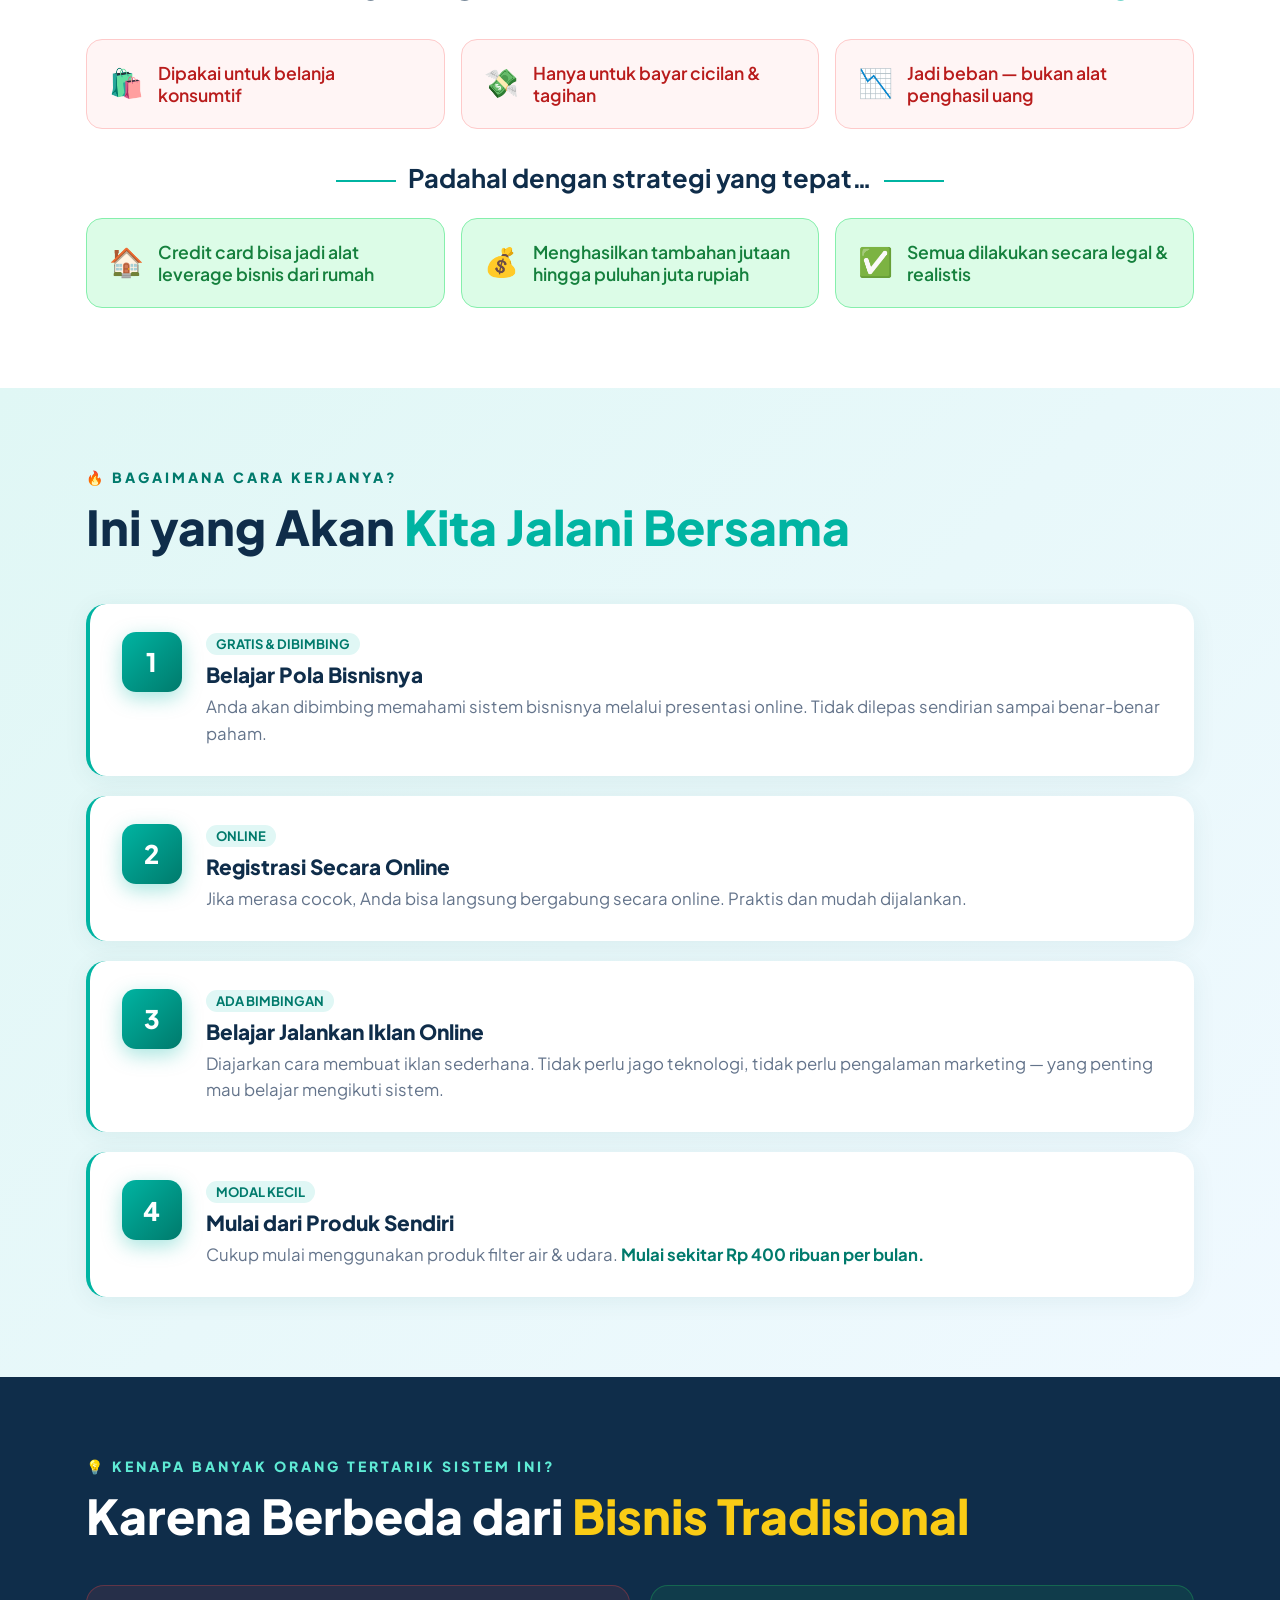
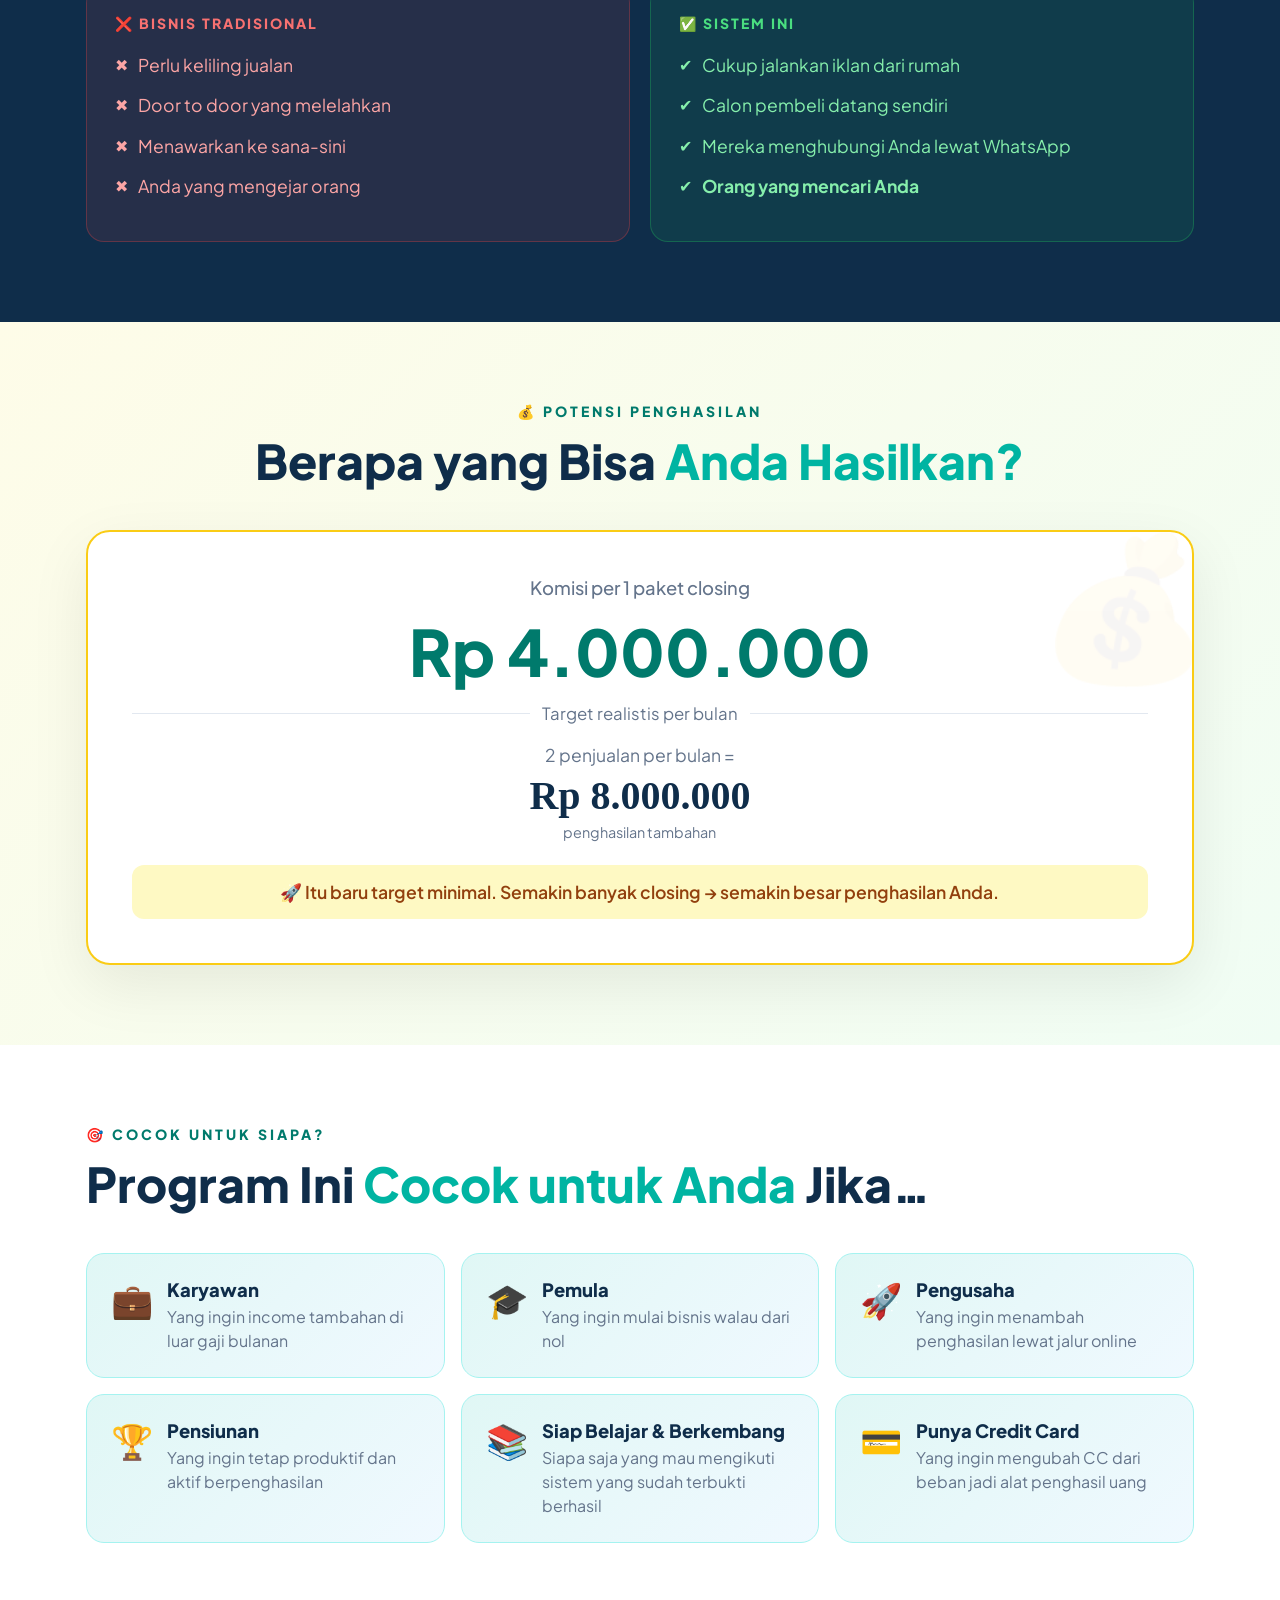
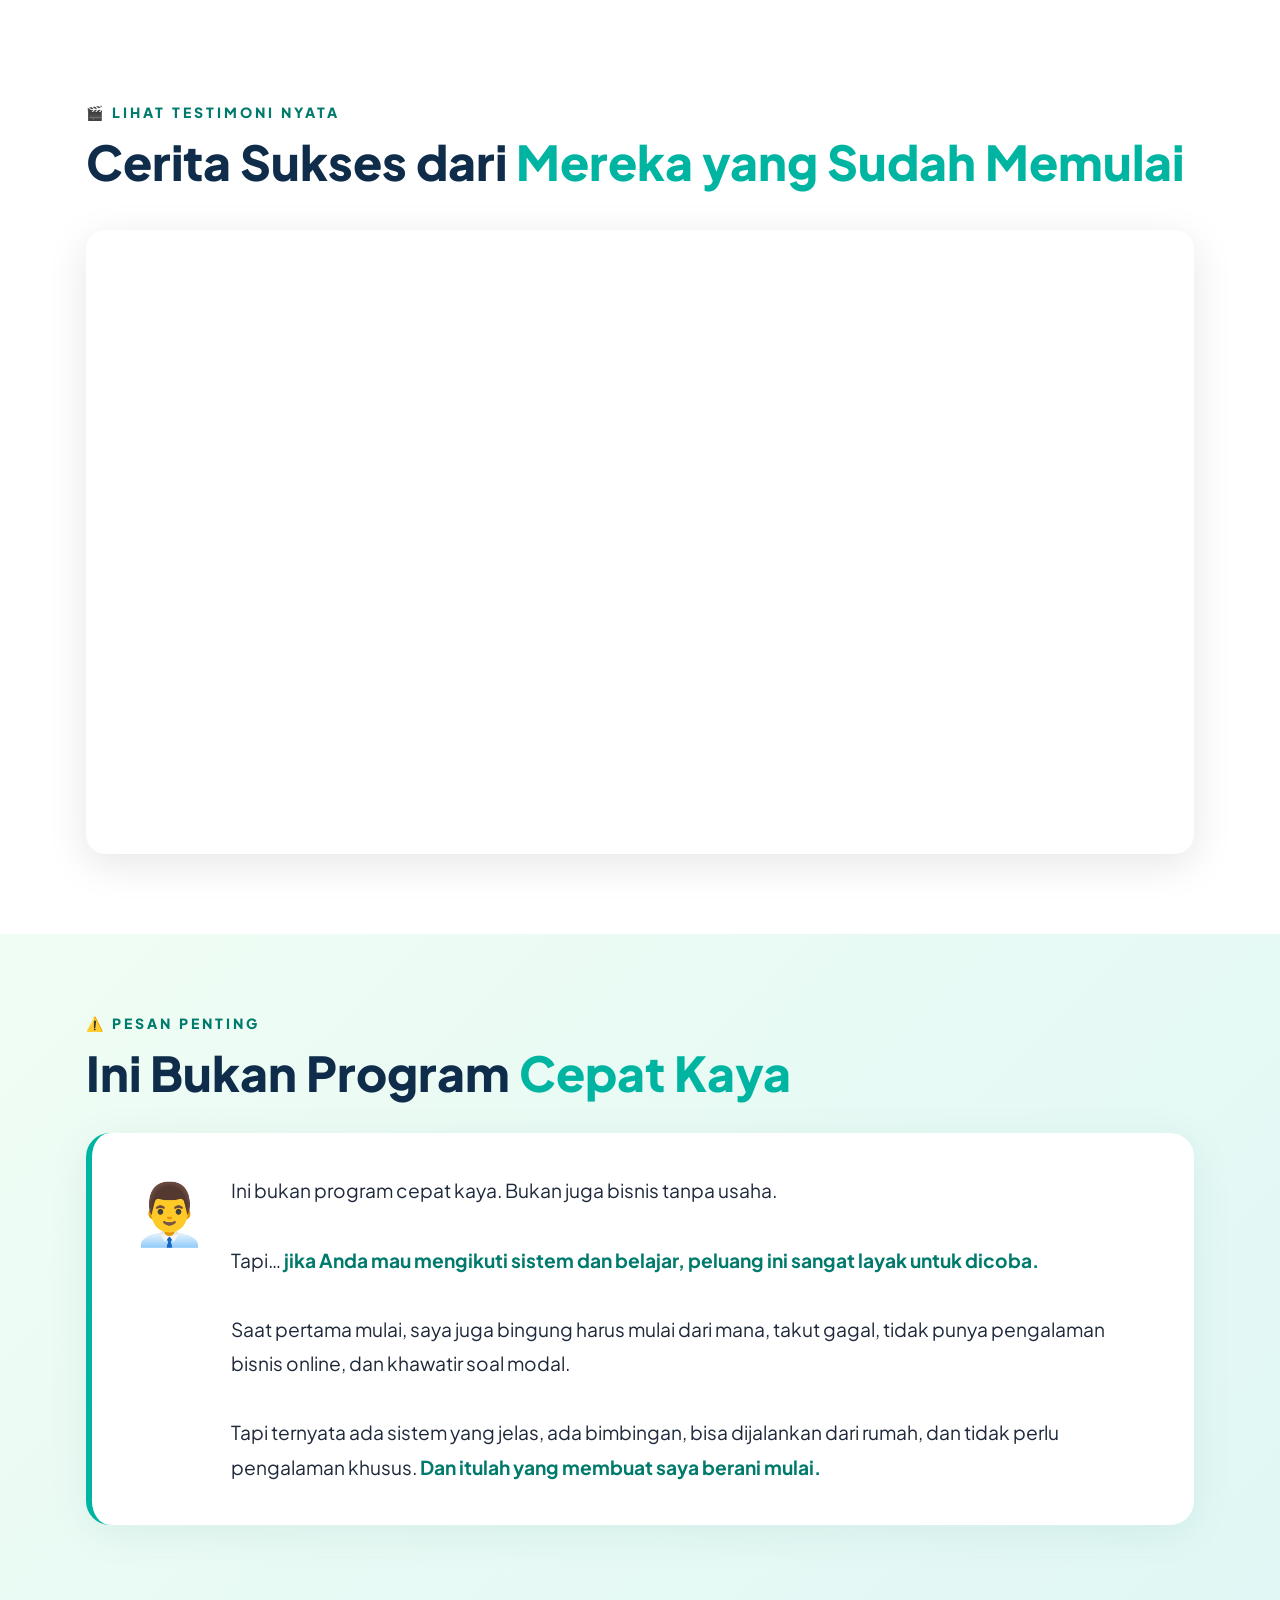
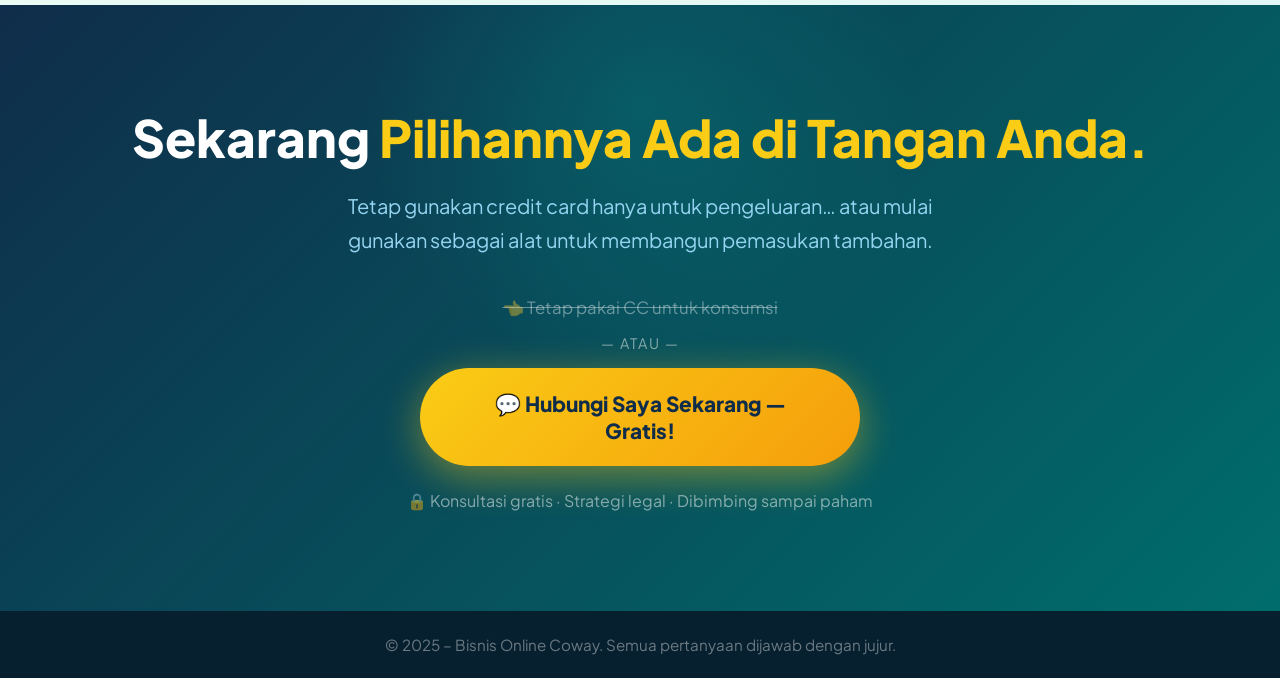
<file: landing_coway.html>
<!DOCTYPE html>
<html lang="id">
<head>
<meta charset="UTF-8">
<meta name="viewport" content="width=device-width, initial-scale=1.0">
<title>Bisnis Online Coway – Mulai Sekarang</title>
<link href="https://fonts.googleapis.com/css2?family=Plus+Jakarta+Sans:wght@300;400;500;600;700&display=swap" rel="stylesheet">
<link rel="stylesheet" href="style_coway.css">
</head>
<body>

<!-- FLOATING WA BUTTON -->
<a href="https://wa.me/62811398843?text=Halo+Kak+%0A%0ANama+saya+[NAMA].%0A%0ASaya+tertarik+dengan+strategi+bisnis+dari+credit+card+yang+ada+di+landing+page+Anda.%0A%0ABoleh+minta+info+lebih+lanjut?" class="wa-float" target="_blank" title="Hubungi via WhatsApp">💬</a>

<!-- ══ HERO ══ -->
<section class="hero">
  <div class="hero-badge">🔥 Saatnya Jadikan Mesin Uang untuk Menjalankan Bisnis Anda</div>
  <h1>Credit Card <br><span>Bukan Sekadar Alat Belanja</span></h1>
  <p class="hero-sub">Bayangkan jika credit card yang selama ini hanya dipakai untuk belanja sekarang bisa membantu Anda menghasilkan jutaan hingga puluhan juta rupiah. Tanpa modal besar. Tanpa harus jago jualan. Dan dilakukan secara legal.</p>

  <div class="hero-photo-wrap">
    <div class="hero-photo" style="display:flex;align-items:center;justify-content:center;">👨‍💼</div>
    <div class="verified-badge">✓</div>
  </div>

  <div class="quote-card">
    <p>
      <strong>Saya Andoyo dari Yogyakarta.</strong><br><br>
      Saya memulai bukan karena sudah ahli. Saya juga bukan orang yang paling siap. Saya hanya seseorang yang berani mengambil peluang.<br><br>
      Awalnya punya bengkel dan usaha sparepart — tapi saya sadar butuh sumber penghasilan lain yang bisa berkembang lebih besar.<br><br>
      Sampai akhirnya saya menemukan bisnis online Coway. Hasilnya? <strong>Ratusan juta rupiah dalam 1 tahun.</strong>
    </p>
    <div class="quote-author">— Andoyo, Yogyakarta 📍</div>
  </div>

  <a href="https://wa.me/62811398843?text=Halo+Kak+%0A%0ANama+saya+[NAMA].%0A%0ASaya+tertarik+dengan+strategi+bisnis+dari+credit+card+yang+ada+di+landing+page+Anda.%0A%0ABoleh+minta+info+lebih+lanjut?" class="cta-primary">
    <span>💬</span> Hubungi Saya Sekarang
  </a>

  <div class="hero-stats">
    <div class="stat">
      <div class="stat-num">Rp 4 Jt</div>
      <div class="stat-label">Komisi per closing</div>
    </div>
    <div class="stat">
      <div class="stat-num">Rp 8 Jt+</div>
      <div class="stat-label">Target bulanan minimal</div>
    </div>
    <div class="stat">
      <div class="stat-num">100%</div>
      <div class="stat-label">Dibimbing & online</div>
    </div>
  </div>
</section>

<!-- ══ WHY COWAY ══ -->
<section class="why-bg">
  <div class="container">
    <p class="section-label">💥 Banyak Orang Punya Credit Card…</p>
    <h2 class="section-title">Tapi Sedikit yang Tahu <span>Cara Memanfaatkannya</span></h2>

    <div class="pain-cards">
      <div class="pain-card">
        <div class="pain-icon">🛍️</div>
        <p>Dipakai untuk belanja konsumtif</p>
      </div>
      <div class="pain-card">
        <div class="pain-icon">💸</div>
        <p>Hanya untuk bayar cicilan & tagihan</p>
      </div>
      <div class="pain-card">
        <div class="pain-icon">📉</div>
        <p>Jadi beban — bukan alat penghasil uang</p>
      </div>
    </div>

    <div class="connector">Padahal dengan strategi yang tepat…</div>

    <div class="solution-cards">
      <div class="sol-card">
        <div class="sol-icon">🏠</div>
        <p>Credit card bisa jadi alat leverage bisnis dari rumah</p>
      </div>
      <div class="sol-card">
        <div class="sol-icon">💰</div>
        <p>Menghasilkan tambahan jutaan hingga puluhan juta rupiah</p>
      </div>
      <div class="sol-card">
        <div class="sol-icon">✅</div>
        <p>Semua dilakukan secara legal & realistis</p>
      </div>
    </div>
  </div>
</section>

<!-- ══ STEPS ══ -->
<section class="steps-bg reveal">
  <div class="container">
    <p class="section-label">🔥 Bagaimana Cara Kerjanya?</p>
    <h2 class="section-title">Ini yang Akan <span>Kita Jalani Bersama</span></h2>

    <div class="steps-grid">
      <div class="step-card">
        <div class="step-num">1</div>
        <div class="step-content">
          <div class="step-badge">GRATIS & DIBIMBING</div>
          <h3>Belajar Pola Bisnisnya</h3>
          <p>Anda akan dibimbing memahami sistem bisnisnya melalui presentasi online. Tidak dilepas sendirian sampai benar-benar paham.</p>
        </div>
      </div>
      <div class="step-card">
        <div class="step-num">2</div>
        <div class="step-content">
          <div class="step-badge">ONLINE</div>
          <h3>Registrasi Secara Online</h3>
          <p>Jika merasa cocok, Anda bisa langsung bergabung secara online. Praktis dan mudah dijalankan.</p>
        </div>
      </div>
      <div class="step-card">
        <div class="step-num">3</div>
        <div class="step-content">
          <div class="step-badge">ADA BIMBINGAN</div>
          <h3>Belajar Jalankan Iklan Online</h3>
          <p>Diajarkan cara membuat iklan sederhana. Tidak perlu jago teknologi, tidak perlu pengalaman marketing — yang penting mau belajar mengikuti sistem.</p>
        </div>
      </div>
      <div class="step-card">
        <div class="step-num">4</div>
        <div class="step-content">
          <div class="step-badge">MODAL KECIL</div>
          <h3>Mulai dari Produk Sendiri</h3>
          <p>Cukup mulai menggunakan produk filter air & udara. <strong style="color:var(--teal-dark)">Mulai sekitar Rp 400 ribuan per bulan.</strong></p>
        </div>
      </div>
    </div>
  </div>
</section>

<!-- ══ DIFERENSIASI ══ -->
<section class="diff-bg reveal">
  <div class="container">
    <p class="section-label" style="color:#5eead4">💡 Kenapa Banyak Orang Tertarik Sistem Ini?</p>
    <h2 class="section-title diff-title">Karena Berbeda dari <span>Bisnis Tradisional</span></h2>

    <div class="diff-grid">
      <div class="diff-no">
        <div class="diff-header">❌ Bisnis Tradisional</div>
        <div class="diff-item"><span class="diff-icon">✖</span> Perlu keliling jualan</div>
        <div class="diff-item"><span class="diff-icon">✖</span> Door to door yang melelahkan</div>
        <div class="diff-item"><span class="diff-icon">✖</span> Menawarkan ke sana-sini</div>
        <div class="diff-item"><span class="diff-icon">✖</span> Anda yang mengejar orang</div>
      </div>
      <div class="diff-yes">
        <div class="diff-header">✅ Sistem Ini</div>
        <div class="diff-item"><span class="diff-icon">✔</span> Cukup jalankan iklan dari rumah</div>
        <div class="diff-item"><span class="diff-icon">✔</span> Calon pembeli datang sendiri</div>
        <div class="diff-item"><span class="diff-icon">✔</span> Mereka menghubungi Anda lewat WhatsApp</div>
        <div class="diff-item"><span class="diff-icon">✔</span> <strong style="color:#86efac">Orang yang mencari Anda</strong></div>
      </div>
    </div>
  </div>
</section>

<!-- ══ INCOME ══ -->
<section class="income-bg reveal">
  <div class="container" style="text-align:center">
    <p class="section-label">💰 Potensi Penghasilan</p>
    <h2 class="section-title">Berapa yang Bisa <span>Anda Hasilkan?</span></h2>

    <div class="income-card">
      <div class="income-label">Komisi per 1 paket closing</div>
      <div class="income-big">Rp 4.000.000</div>

      <div class="income-divider">Target realistis per bulan</div>

      <div style="font-size:1.1rem;color:var(--muted);margin-bottom:6px">2 penjualan per bulan =</div>
      <div style="font-family:'Fraunces',serif;font-size:2.5rem;font-weight:900;color:var(--navy)">Rp 8.000.000</div>
      <div style="color:var(--muted);font-size:0.9rem;margin-top:4px">penghasilan tambahan</div>

      <div class="income-note">
        🚀 Itu baru target minimal. Semakin banyak closing → semakin besar penghasilan Anda.
      </div>
    </div>
  </div>
</section>

<!-- ══ FIT FOR ══ -->
<section class="fit-bg reveal">
  <div class="container">
    <p class="section-label">🎯 Cocok Untuk Siapa?</p>
    <h2 class="section-title">Program Ini <span>Cocok untuk Anda</span> Jika…</h2>

    <div class="fit-grid">
      <div class="fit-card">
        <div class="fit-emoji">💼</div>
        <div>
          <h4>Karyawan</h4>
          <p>Yang ingin income tambahan di luar gaji bulanan</p>
        </div>
      </div>
      <div class="fit-card">
        <div class="fit-emoji">🎓</div>
        <div>
          <h4>Pemula</h4>
          <p>Yang ingin mulai bisnis walau dari nol</p>
        </div>
      </div>
      <div class="fit-card">
        <div class="fit-emoji">🚀</div>
        <div>
          <h4>Pengusaha</h4>
          <p>Yang ingin menambah penghasilan lewat jalur online</p>
        </div>
      </div>
      <div class="fit-card">
        <div class="fit-emoji">🏆</div>
        <div>
          <h4>Pensiunan</h4>
          <p>Yang ingin tetap produktif dan aktif berpenghasilan</p>
        </div>
      </div>
      <div class="fit-card">
        <div class="fit-emoji">📚</div>
        <div>
          <h4>Siap Belajar & Berkembang</h4>
          <p>Siapa saja yang mau mengikuti sistem yang sudah terbukti berhasil</p>
        </div>
      </div>
      <div class="fit-card">
        <div class="fit-emoji">💳</div>
        <div>
          <h4>Punya Credit Card</h4>
          <p>Yang ingin mengubah CC dari beban jadi alat penghasil uang</p>
        </div>
      </div>
    </div>
  </div>
</section>

<!-- ══ VIDEO ══ -->
<section class="video-bg reveal">
  <div class="container">
    <p class="section-label">🎬 Lihat Testimoni Nyata</p>
    <h2 class="section-title">Cerita Sukses dari <span>Mereka yang Sudah Memulai</span></h2>

    <div class="video-container">
      <iframe 
        width="100%" 
        height="500" 
        src="https://www.youtube.com/embed/UZ5mVhB5FnM" 
        title="Bisnis Online Coway - Testimoni" 
        frameborder="0" 
        allow="accelerometer; autoplay; clipboard-write; encrypted-media; gyroscope; picture-in-picture; web-share" 
        referrerpolicy="strict-origin-when-cross-origin" 
        allowfullscreen>
      </iframe>
    </div>
  </div>
</section>

<!-- ══ HONEST ══ -->
<section class="honest-bg reveal">
  <div class="container">
    <p class="section-label">⚠️ Pesan Penting</p>
    <h2 class="section-title">Ini Bukan Program <span>Cepat Kaya</span></h2>

    <div class="honest-card">
      <div class="honest-avatar">👨‍💼</div>
      <p>
        Ini bukan program cepat kaya. Bukan juga bisnis tanpa usaha.<br><br>
        Tapi… <strong>jika Anda mau mengikuti sistem dan belajar, peluang ini sangat layak untuk dicoba.</strong><br><br>
        Saat pertama mulai, saya juga bingung harus mulai dari mana, takut gagal, tidak punya pengalaman bisnis online, dan khawatir soal modal.<br><br>
        Tapi ternyata ada sistem yang jelas, ada bimbingan, bisa dijalankan dari rumah, dan tidak perlu pengalaman khusus. <strong>Dan itulah yang membuat saya berani mulai.</strong>
      </p>
    </div>
  </div>
</section>

<!-- ══ CTA FINAL ══ -->
<section class="cta-final">
  <div style="position:relative;z-index:1">
    <h2>Sekarang <span>Pilihannya Ada di Tangan Anda.</span></h2>
    <p>Tetap gunakan credit card hanya untuk pengeluaran… atau mulai gunakan sebagai alat untuk membangun pemasukan tambahan.</p>

    <div class="cta-choice">
      <div class="choice-no">👈 Tetap pakai CC untuk konsumsi</div>
      <div class="or-text">— atau —</div>
      <a href="https://wa.me/62811398843?text=Halo+Kak+%0A%0ANama+saya+[NAMA].%0A%0ASaya+tertarik+dengan+strategi+bisnis+dari+credit+card+yang+ada+di+landing+page+Anda.%0A%0ABoleh+minta+info+lebih+lanjut?" class="cta-big">
        💬 Hubungi Saya Sekarang — Gratis!
      </a>
    </div>

    <div class="cta-guarantee">
      🔒 Konsultasi gratis · Strategi legal · Dibimbing sampai paham
    </div>
  </div>
</section>

<footer>
  &copy; 2025 – Bisnis Online Coway. Semua pertanyaan dijawab dengan jujur.
</footer>

<script>
  // Scroll reveal
  const reveals = document.querySelectorAll('.reveal');
  const observer = new IntersectionObserver((entries) => {
    entries.forEach(e => {
      if (e.isIntersecting) { e.target.classList.add('visible'); observer.unobserve(e.target); }
    });
  }, { threshold: 0.12 });
  reveals.forEach(el => observer.observe(el));
</script>
</body>
</html>
</file>
<file: style_index.css>
*, *::before, *::after { box-sizing: border-box; margin: 0; padding: 0; }

:root {
  --orange:    #FF6B35;
  --orange-lt: #FF8C5A;
  --yellow:    #FFD23F;
  --green:     #06D6A0;
  --green-dk:  #04B48A;
  --sky:       #E8F9FF;
  --white:     #FFFFFF;
  --ink:       #1A1A2E;
  --ink-soft:  #4A4A6A;
  --surface:   #FFF8F0;
  --card:      #FFFFFF;
  --radius:    16px;
}

html { scroll-behavior: smooth; }

body {
  font-family: 'Plus Jakarta Sans', sans-serif;
  background: var(--surface);
  color: var(--ink);
  overflow-x: hidden;
}

/* ── HERO ──────────────────────────────────────────────── */
.hero {
  position: relative;
  background: linear-gradient(135deg, #FF6B35 0%, #FF9F1C 50%, #FFD23F 100%);
  padding: 100px 40px 140px;
  overflow: hidden;
}
.hero::before {
  content: '';
  position: absolute; inset: 0;
  background: radial-gradient(ellipse at 10% 90%, rgba(255,255,255,.18) 0%, transparent 55%),
              radial-gradient(ellipse at 85% 10%, rgba(255,255,255,.14) 0%, transparent 50%);
  pointer-events: none;
}
/* decorative blobs */
.hero::after {
  content: '';
  position: absolute;
  width: 320px; height: 320px;
  border-radius: 50%;
  background: rgba(255,255,255,.08);
  bottom: -100px; left: -80px;
  pointer-events: none;
}
.hero-inner {
  max-width: 1400px;
  margin: 0 auto;
  display: grid;
  grid-template-columns: 1fr 1fr;
  align-items: center;
  gap: 80px;
}
.hero-text { position: relative; z-index: 1; }
.hero-badge {
  display: inline-block;
  background: rgba(255,255,255,.25);
  color: var(--white);
  font-weight: 700;
  font-size: 0.92rem;
  letter-spacing: .12em;
  text-transform: uppercase;
  padding: 6px 18px;
  border-radius: 100px;
  border: 1.5px solid rgba(255,255,255,.4);
  margin-bottom: 22px;
  animation: fadeDown .6s ease both;
}
.hero h1 {
  font-size: clamp(2.2rem, 6vw, 4.2rem);
  font-weight: 800;
  color: var(--white);
  line-height: 1.15;
  margin-bottom: 24px;
  animation: fadeDown .7s .1s ease both;
  text-shadow: 0 2px 16px rgba(0,0,0,.12);
}
.hero h1 span {
  background: rgba(255,255,255,.25);
  border-radius: 8px;
  padding: 0 6px;
}
.hero p {
  font-size: clamp(1.1rem, 2.4vw, 1.35rem);
  color: rgba(255,255,255,.92);
  max-width: 480px;
  margin-bottom: 18px;
  line-height: 1.8;
  animation: fadeDown .7s .2s ease both;
}
.hero-ctas {
  display: flex; flex-wrap: wrap; gap: 14px;
  animation: fadeDown .7s .3s ease both;
  margin-top: 32px;
}
/* illustration side */
.hero-visual {
  position: relative; z-index: 1;
  display: flex; align-items: center; justify-content: center;
  animation: fadeRight .8s .2s ease both;
}
.hero-visual svg { width: 100%; max-width: 460px; filter: drop-shadow(0 20px 40px rgba(0,0,0,.18)); }

/* floating badges on illustration */
.float-badges {
  position: absolute;
  top: 0; left: 0; right: 0; bottom: 0;
  pointer-events: none;
}
.fbadge {
  position: absolute;
  background: var(--white);
  border-radius: 14px;
  padding: 12px 16px;
  font-size: 0.96rem;
  font-weight: 700;
  color: var(--ink);
  box-shadow: 0 8px 24px rgba(0,0,0,.14);
  display: flex; align-items: center; gap: 7px;
  white-space: nowrap;
}
.fbadge-1 { top: 8%; left: -4%; animation: floatA 3s ease-in-out infinite; }
.fbadge-2 { bottom: 20%; left: -6%; animation: floatB 3.5s ease-in-out infinite; }
.fbadge-3 { top: 14%; right: -4%; animation: floatA 4s .5s ease-in-out infinite; }

@keyframes floatA {
  0%,100% { transform: translateY(0); }
  50%      { transform: translateY(-8px); }
}
@keyframes floatB {
  0%,100% { transform: translateY(0); }
  50%      { transform: translateY(8px); }
}
@keyframes fadeRight {
  from { opacity: 0; transform: translateX(40px); }
  to   { opacity: 1; transform: translateX(0); }
}

@media (max-width: 760px) {
  .hero { padding: 56px 20px 80px; }
  .hero-inner { grid-template-columns: 1fr; text-align: center; gap: 36px; }
  .hero p { margin-left: auto; margin-right: auto; }
  .hero-ctas { justify-content: center; }
  .hero-visual { order: -1; }
  .hero-visual svg { max-width: 300px; }
  .fbadge-1, .fbadge-2, .fbadge-3 { display: none; }
}
.btn-primary {
  background: var(--white);
  color: var(--orange);
  font-weight: 800;
  font-size: 1.1rem;
  padding: 18px 44px;
  border-radius: 100px;
  border: none;
  cursor: pointer;
  text-decoration: none;
  display: inline-flex; align-items: center; gap: 8px;
  box-shadow: 0 8px 30px rgba(0,0,0,.15);
  transition: transform .2s, box-shadow .2s;
}
.btn-primary:hover { transform: translateY(-3px); box-shadow: 0 14px 36px rgba(0,0,0,.2); }
.btn-outline {
  background: transparent;
  color: var(--white);
  font-weight: 700;
  font-size: 1rem;
  padding: 15px 32px;
  border-radius: 100px;
  border: 2px solid rgba(255,255,255,.7);
  cursor: pointer;
  text-decoration: none;
  transition: background .2s, transform .2s;
}
.btn-outline:hover { background: rgba(255,255,255,.15); transform: translateY(-3px); }

/* wave divider */
.wave { display: block; line-height: 0; }
.wave svg { display: block; width: 100%; }

/* ── SECTIONS COMMON ───────────────────────────────────── */
section { padding: 120px 24px; }
.container { max-width: 1400px; margin: 0 auto; }
.section-tag {
  display: inline-block;
  font-size: 0.89rem;
  font-weight: 700;
  letter-spacing: .14em;
  text-transform: uppercase;
  padding: 5px 14px;
  border-radius: 100px;
  margin-bottom: 14px;
}
.tag-red   { background: #FFF0EA; color: var(--orange); }
.tag-green { background: #E6FBF5; color: var(--green-dk); }
.tag-blue  { background: #E8F4FF; color: #0077CC; }
.tag-yellow{ background: #FFFAE0; color: #B8860B; }

h2 {
  font-size: clamp(2.2rem, 6vw, 3.4rem);
  font-weight: 800;
  line-height: 1.2;
  margin-bottom: 18px;
}
.sub {
  font-size: clamp(1.15rem, 2.2vw, 1.4rem);
  color: var(--ink-soft);
  line-height: 1.8;
  margin-bottom: 48px;
}

/* ── MASALAH ────────────────────────────────────────────── */
#masalah { background: var(--white); }
.problem-grid {
  display: grid;
  grid-template-columns: repeat(3, 1fr);
  gap: 24px;
  margin-bottom: 48px;
}
.problem-card {
  background: #FFF5F0;
  border: 1.5px solid #FFD5C4;
  border-radius: var(--radius);
  padding: 28px 24px;
  display: flex; gap: 16px; align-items: flex-start;
  transition: transform .2s, box-shadow .2s;
}
.problem-card:hover { transform: translateY(-4px); box-shadow: 0 8px 24px rgba(255,107,53,.12); }
.problem-icon { font-size: 1.6rem; flex-shrink: 0; margin-top: 2px; }
.problem-card p { font-size: 1.05rem; font-weight: 600; color: var(--ink); line-height: 1.5; }
.emotional-box {
  background: linear-gradient(135deg, #FFF5F0, #FFF0E8);
  border-left: 4px solid var(--orange);
  border-radius: var(--radius);
  padding: 36px 36px;
  margin-top: 16px;
}
.emotional-box p { font-size: 1.05rem; color: var(--ink-soft); line-height: 1.8; }
.emotional-box strong { color: var(--orange); }

/* ── FRUSTRASI ──────────────────────────────────────────── */
#frustrasi { background: var(--surface); }
.frustrasi-inner {
  display: grid;
  grid-template-columns: 1fr 1fr;
  gap: 48px;
  align-items: center;
}
.tanpa-list {
  display: flex; flex-direction: column; gap: 14px;
  margin-bottom: 28px;
}
.tanpa-item {
  display: flex; align-items: center; gap: 14px;
  background: var(--white);
  border-radius: 14px;
  padding: 18px 20px;
  box-shadow: 0 2px 12px rgba(0,0,0,.06);
  font-size: 1.08rem; font-weight: 600; color: var(--ink);
  border-left: 4px solid #FFD5C4;
  transition: transform .2s;
}
.tanpa-item:hover { transform: translateX(5px); }
.tanpa-item .ti-ico {
  width: 40px; height: 40px; border-radius: 12px;
  background: #FFF0EA;
  display: flex; align-items: center; justify-content: center;
  font-size: 1.2rem; flex-shrink: 0;
}
.akibat-label {
  font-weight: 800; font-size: 1rem;
  color: var(--ink-soft); text-transform: uppercase;
  letter-spacing: .1em; margin-bottom: 12px;
}
.akibat-chain { display: flex; flex-wrap: wrap; align-items: center; gap: 8px; }
.akibat-arrow { font-size: 1.2rem; color: #FFAD8A; font-weight: 800; }

/* ── COMIC STRIP ───────────────────────────────────────── */
.comic-strip {
  display: flex;
  align-items: center;
  gap: 6px;
  margin-top: 4px;
}
.comic-panel {
  flex: 1;
  border-radius: 12px;
  overflow: hidden;
  border: 3px solid var(--ink);
  box-shadow: 4px 4px 0 var(--ink);
  background: var(--white);
  transition: transform .2s, box-shadow .2s;
  cursor: default;
}
.comic-panel:hover {
  transform: translate(-2px, -2px);
  box-shadow: 6px 6px 0 var(--ink);
}
.panel-number {
  background: var(--ink);
  color: var(--yellow);
  font-weight: 800;
  font-size: 0.88rem;
  padding: 5px 12px;
  letter-spacing: .08em;
}
.panel-scene svg { display: block; width: 100%; }
.panel-caption {
  background: var(--ink);
  color: var(--white);
  font-weight: 700;
  font-size: 0.92rem;
  text-align: center;
  padding: 6px 8px;
  line-height: 1.4;
}
.comic-arrow {
  font-size: 1.4rem;
  color: var(--orange);
  font-weight: 900;
  flex-shrink: 0;
  animation: pulseArrow 1.4s ease-in-out infinite;
}
@keyframes pulseArrow {
  0%,100% { transform: translateX(0); opacity: 1; }
  50%      { transform: translateX(4px); opacity: .6; }
}
@media (max-width: 500px) {
  .comic-strip { gap: 4px; }
  .panel-caption { font-size: .7rem; padding: 5px 4px; }
}
.frustrasi-visual {
  position: relative;
  display: flex; align-items: center; justify-content: center;
}
.frustrasi-visual svg {
  width: 100%; max-width: 400px;
  filter: drop-shadow(0 16px 36px rgba(255,107,53,.15));
}
@media (max-width: 760px) {
  .frustrasi-inner { grid-template-columns: 1fr; gap: 32px; }
  .frustrasi-visual { order: -1; }
  .frustrasi-visual svg { max-width: 260px; }
}

/* ── SOLUSI ─────────────────────────────────────────────── */
#solusi {
  background: linear-gradient(160deg, #E8FBF4 0%, #EFF9FF 100%);
}
.solution-list {
  display: flex; flex-direction: column; gap: 14px;
  margin-bottom: 32px;
}
.sol-item {
  background: var(--white);
  border-radius: 14px;
  padding: 18px 22px;
  display: flex; align-items: center; gap: 14px;
  box-shadow: 0 2px 12px rgba(6,214,160,.1);
  transition: transform .2s;
}
.sol-item:hover { transform: translateX(6px); }
.sol-check {
  width: 36px; height: 36px; border-radius: 50%;
  background: var(--green);
  display: flex; align-items: center; justify-content: center;
  color: white; font-size: 1rem; flex-shrink: 0;
}
.sol-item p { font-size: 1.08rem; font-weight: 600; color: var(--ink); }
.highlight-box {
  background: var(--green);
  border-radius: 16px;
  padding: 28px 32px;
  color: var(--white);
  font-weight: 700;
  font-size: 1.18rem;
  text-align: center;
}

/* ── CARA KERJA ─────────────────────────────────────────── */
#cara-kerja { background: var(--white); }
.steps {
  display: grid;
  grid-template-columns: repeat(4, 1fr);
  gap: 28px;
}
.step-card {
  background: var(--surface);
  border-radius: var(--radius);
  padding: 28px 22px;
  text-align: center;
  position: relative;
  transition: transform .2s, box-shadow .2s;
}
.step-card:hover { transform: translateY(-6px); box-shadow: 0 12px 32px rgba(255,107,53,.12); }
.step-num {
  width: 48px; height: 48px;
  background: linear-gradient(135deg, var(--orange), var(--yellow));
  border-radius: 50%;
  display: flex; align-items: center; justify-content: center;
  font-weight: 800; font-size: 1.2rem; color: var(--white);
  margin: 0 auto 16px;
  box-shadow: 0 6px 20px rgba(255,107,53,.35);
}
.step-card h3 { font-size: 1.15rem; font-weight: 800; margin-bottom: 10px; color: var(--ink); }
.step-card p  { font-size: 1.02rem; color: var(--ink-soft); line-height: 1.6; }

/* ── BUKTI ──────────────────────────────────────────────── */
#bukti { background: linear-gradient(160deg, #FFFAE8 0%, #FFF5F0 100%); }
.proof-grid {
  display: flex;
  flex-wrap: wrap;
  justify-content: center;
  gap: 24px;
  margin-bottom: 48px;
}
.proof-card {
  background: var(--white);
  border-radius: var(--radius);
  padding: 32px 24px;
  text-align: center;
  box-shadow: 0 4px 20px rgba(0,0,0,.06);
  transition: transform .2s;
  width: 260px;
  flex-shrink: 0;
}
.proof-card:hover { transform: translateY(-4px); }
.proof-card .emoji { font-size: 2rem; display: block; margin-bottom: 10px; }
.proof-card p { font-size: 1.02rem; font-weight: 600; color: var(--ink-soft); }
.stat-row {
  display: flex; flex-wrap: wrap; gap: 16px; justify-content: center;
}
.stat-chip {
  background: var(--white);
  border: 2px solid var(--yellow);
  border-radius: 100px;
  padding: 12px 28px;
  font-weight: 800; font-size: 1.08rem;
  color: var(--orange);
  box-shadow: 0 4px 16px rgba(255,210,63,.25);
}

/* ── KEUNGGULAN ─────────────────────────────────────────── */
#keunggulan { background: var(--white); }
.feature-grid {
  display: grid;
  grid-template-columns: repeat(5, 1fr);
  gap: 24px;
}
.feature-card {
  background: linear-gradient(135deg, #FFF8F0, #FFF3E8);
  border: 1.5px solid #FFE0CC;
  border-radius: var(--radius);
  padding: 26px 22px;
  transition: transform .2s, box-shadow .2s;
}
.feature-card:hover { transform: translateY(-5px); box-shadow: 0 10px 30px rgba(255,107,53,.15); }
.feature-card .fire { font-size: 1.8rem; margin-bottom: 12px; display: block; }
.feature-card h3 { font-size: 1.15rem; font-weight: 800; color: var(--ink); margin-bottom: 8px; }
.feature-card p  { font-size: 1.02rem; color: var(--ink-soft); line-height: 1.6; }

/* ── CTA FINAL ──────────────────────────────────────────── */
#cta {
  background: linear-gradient(135deg, #FF6B35 0%, #FF9F1C 60%, #FFD23F 100%);
  text-align: center;
  padding: 88px 24px;
  position: relative;
  overflow: hidden;
}
#cta::before {
  content: '';
  position: absolute; inset: 0;
  background: radial-gradient(ellipse at 50% 120%, rgba(255,255,255,.2) 0%, transparent 55%);
  pointer-events: none;
}
#cta h2 { color: var(--white); text-shadow: 0 2px 12px rgba(0,0,0,.15); margin-bottom: 16px; }
#cta .urgency {
  color: rgba(255,255,255,.9);
  font-size: 1.15rem;
  line-height: 1.7;
  max-width: 520px;
  margin: 0 auto 36px;
}
#cta .urgency strong { color: var(--white); }
.cta-btns {
  display: flex; flex-wrap: wrap; gap: 14px;
  justify-content: center;
}
.btn-white {
  background: var(--white);
  color: var(--orange);
  font-weight: 800; font-size: 1.05rem;
  padding: 18px 40px;
  border-radius: 100px;
  border: none; cursor: pointer;
  text-decoration: none;
  box-shadow: 0 8px 30px rgba(0,0,0,.18);
  transition: transform .2s, box-shadow .2s;
}
.btn-white:hover { transform: translateY(-4px); box-shadow: 0 14px 38px rgba(0,0,0,.25); }
.btn-clear {
  background: transparent;
  color: var(--white);
  font-weight: 700; font-size: 1rem;
  padding: 17px 36px;
  border-radius: 100px;
  border: 2px solid rgba(255,255,255,.75);
  cursor: pointer; text-decoration: none;
  transition: background .2s, transform .2s;
}
.btn-clear:hover { background: rgba(255,255,255,.15); transform: translateY(-4px); }

/* footer */
footer {
  background: var(--ink);
  color: rgba(255,255,255,.5);
  text-align: center;
  padding: 32px 24px;
  font-size: 0.98rem;
}

/* ── ANIMATIONS ─────────────────────────────────────────── */
@keyframes fadeDown {
  from { opacity: 0; transform: translateY(-20px); }
  to   { opacity: 1; transform: translateY(0); }
}

/* ── RESPONSIVE ─────────────────────────────────────────── */
@media (max-width: 1200px) {
  .problem-grid {
    grid-template-columns: repeat(2, 1fr);
  }
  .steps {
    grid-template-columns: repeat(2, 1fr);
  }
  .feature-grid {
    grid-template-columns: repeat(3, 1fr);
  }
}

@media (max-width: 760px) {
  .hero { padding: 56px 20px 80px; }
  .hero-inner { grid-template-columns: 1fr; text-align: center; gap: 36px; }
  .hero p { margin-left: auto; margin-right: auto; }
  .hero-ctas { justify-content: center; }
  .hero-visual { order: -1; }
  .hero-visual svg { max-width: 300px; }
  .fbadge-1, .fbadge-2, .fbadge-3 { display: none; }
  
  .problem-grid {
    grid-template-columns: 1fr;
  }
  
  .frustrasi-inner { grid-template-columns: 1fr; gap: 32px; }
  .frustrasi-visual { order: -1; }
  .frustrasi-visual svg { max-width: 260px; }
  
  .steps {
    grid-template-columns: 1fr;
  }
  
  .feature-grid {
    grid-template-columns: 1fr;
  }
}

@media (max-width: 600px) {
  section { padding: 56px 20px; }
  .frustrasi-card { padding: 28px 22px; }
  #cta { padding: 64px 20px; }
  
  .problem-grid {
    grid-template-columns: 1fr;
  }
  
  .steps {
    grid-template-columns: 1fr;
  }
  
  .feature-grid {
    grid-template-columns: 1fr;
  }
}

@media (max-width: 500px) {
  .comic-strip { gap: 4px; }
  .panel-caption { font-size: .7rem; padding: 5px 4px; }
}
</file>
<file: style_coway.css>
:root {
    --teal: #00B4A2;
    --teal-dark: #007A6C;
    --teal-light: #E0F7F5;
    --sky: #38BDF8;
    --yellow: #FACC15;
    --yellow-light: #FEF9C3;
    --green: #22C55E;
    --green-light: #DCFCE7;
    --navy: #0F2D4A;
    --text: #1e293b;
    --muted: #64748b;
    --white: #ffffff;
  }

  * { margin: 0; padding: 0; box-sizing: border-box; }
  html { scroll-behavior: smooth; }

  body {
    font-family: 'Plus Jakarta Sans', sans-serif;
    background: #f0fafa;
    color: var(--text);
    overflow-x: hidden;
  }

  /* ── HERO ── */
  .hero {
    background: linear-gradient(135deg, #0F2D4A 0%, #0a4a72 60%, #006d6b 100%);
    position: relative;
    overflow: hidden;
    padding: 80px 24px 100px;
    text-align: center;
    width: 100%;
  }
  
  @media (max-width: 768px) {
    .hero {
      padding: 60px 16px 80px;
    }
  }
  
  @media (max-width: 480px) {
    .hero {
      padding: 40px 16px 60px;
    }
  }
  .hero::before {
    content: '';
    position: absolute;
    width: 700px; height: 700px;
    background: radial-gradient(circle, rgba(0,180,162,0.25) 0%, transparent 70%);
    top: -200px; right: -200px;
    border-radius: 50%;
  }
  .hero::after {
    content: '';
    position: absolute;
    width: 500px; height: 500px;
    background: radial-gradient(circle, rgba(56,189,248,0.15) 0%, transparent 70%);
    bottom: -150px; left: -150px;
    border-radius: 50%;
  }
  .hero-badge {
    display: inline-block;
    background: rgba(0,180,162,0.2);
    border: 1px solid rgba(0,180,162,0.5);
    color: #5eead4;
    font-size: 13px;
    font-weight: 700;
    letter-spacing: 2px;
    text-transform: uppercase;
    padding: 8px 20px;
    border-radius: 100px;
    margin-bottom: 28px;
    animation: fadeDown 0.6s ease both;
  }
  .hero h1 {
    font-family: 'Plus Jakarta Sans', sans-serif;
    font-size: clamp(2.4rem, 6vw, 4.2rem);
    font-weight: 900;
    color: #fff;
    line-height: 1.1;
    margin-bottom: 24px;
    animation: fadeDown 0.7s ease 0.1s both;
  }
  .hero h1 span {
    color: var(--yellow);
  }
  .hero-sub {
    font-size: clamp(1rem, 2.5vw, 1.25rem);
    color: #94d4f0;
    max-width: 620px;
    margin: 0 auto 40px;
    line-height: 1.7;
    animation: fadeDown 0.7s ease 0.2s both;
  }
  .hero-photo-wrap {
    position: relative;
    display: inline-block;
    margin-bottom: 40px;
    animation: fadeUp 0.8s ease 0.3s both;
  }
  .hero-photo {
    width: 130px; height: 130px;
    border-radius: 50%;
    object-fit: cover;
    border: 4px solid var(--teal);
    box-shadow: 0 0 0 8px rgba(0,180,162,0.15), 0 20px 60px rgba(0,0,0,0.4);
    background: linear-gradient(135deg, #00B4A2, #0a4a72);
    display: flex; align-items: center; justify-content: center;
    font-size: 52px;
  }
  .verified-badge {
    position: absolute;
    bottom: 6px; right: 6px;
    background: var(--yellow);
    border-radius: 50%;
    width: 30px; height: 30px;
    display: flex; align-items: center; justify-content: center;
    font-size: 14px;
    box-shadow: 0 2px 8px rgba(0,0,0,0.3);
  }
  .quote-card {
    background: rgba(255,255,255,0.07);
    border: 1px solid rgba(255,255,255,0.15);
    backdrop-filter: blur(10px);
    border-radius: 20px;
    padding: 20px 24px;
    max-width: 80%;
    margin: 0 auto 48px;
    text-align: left;
    position: relative;
    animation: fadeUp 0.8s ease 0.4s both;
  }
  .quote-card::before {
    content: '"';
    font-family: 'Plus Jakarta Sans', sans-serif;
    font-size: 60px;
    color: var(--teal);
    opacity: 0.4;
    position: absolute;
    top: -10px; left: 20px;
    line-height: 1;
  }
  .quote-card p {
    color: #e2f4ff;
    font-size: 0.95rem;
    line-height: 1.75;
  }
  .quote-card strong {
    color: #fff;
  }
  .quote-author {
    margin-top: 16px;
    color: var(--teal);
    font-weight: 700;
    font-size: 0.95rem;
  }
  
  @media (max-width: 768px) {
    .quote-card {
      padding: 16px 16px;
      max-width: 100%;
    }
    .quote-card p {
      font-size: 0.85rem;
    }
  }
  .cta-primary {
    display: inline-flex;
    align-items: center;
    gap: 10px;
    background: linear-gradient(135deg, var(--yellow) 0%, #f59e0b 100%);
    color: var(--navy);
    font-weight: 800;
    font-size: 1.1rem;
    padding: 18px 40px;
    border-radius: 100px;
    text-decoration: none;
    box-shadow: 0 10px 40px rgba(250,204,21,0.4);
    transition: transform 0.2s, box-shadow 0.2s;
    animation: fadeUp 0.8s ease 0.5s both;
  }
  .cta-primary:hover { transform: translateY(-3px); box-shadow: 0 16px 50px rgba(250,204,21,0.5); }
  .cta-primary span { font-size: 20px; }
  .hero-stats {
    display: flex;
    gap: 40px;
    justify-content: center;
    flex-wrap: wrap;
    margin-top: 56px;
    padding-top: 40px;
    border-top: 1px solid rgba(255,255,255,0.1);
    animation: fadeUp 0.8s ease 0.6s both;
  }
  .stat { text-align: center; }
  .stat-num { font-family: 'Plus Jakarta Sans', sans-serif; font-size: 2rem; font-weight: 900; color: var(--yellow); }
  .stat-label { font-size: 0.82rem; color: #94d4f0; margin-top: 2px; text-transform: uppercase; letter-spacing: 1px; }

  /* ── SECTIONS ── */
  section { padding: 80px 24px; width: 100%; }
  .container { width: 90%; max-width: 1200px; margin: 0 auto; }
  
  @media (max-width: 768px) {
    section { padding: 60px 20px; }
    .container { width: 100%; }
  }
  
  @media (max-width: 480px) {
    section { padding: 40px 16px; }
  }
  .section-label {
    font-size: 12px;
    font-weight: 800;
    letter-spacing: 3px;
    text-transform: uppercase;
    color: var(--teal-dark);
    margin-bottom: 12px;
  }
  .section-title {
    font-family: 'Plus Jakarta Sans', sans-serif;
    font-size: clamp(1.8rem, 4vw, 2.6rem);
    font-weight: 900;
    line-height: 1.2;
    color: var(--navy);
    margin-bottom: 16px;
  }
  .section-title span { color: var(--teal); }

  /* ── WHY ── */
  .why-bg { background: #fff; }
  .pain-cards {
    display: grid;
    grid-template-columns: repeat(auto-fit, minmax(220px, 1fr));
    gap: 16px;
    margin: 40px 0 32px;
    width: 100%;
  }
  .pain-card {
    background: #fff5f5;
    border: 1.5px solid #fecaca;
    border-radius: 16px;
    padding: 22px;
    display: flex;
    gap: 14px;
    align-items: flex-start;
  }
  .pain-icon { font-size: 24px; flex-shrink: 0; margin-top: 2px; }
  .pain-card p { color: #b91c1c; font-weight: 600; font-size: 0.95rem; }
  .solution-cards {
    display: grid;
    grid-template-columns: repeat(auto-fit, minmax(220px, 1fr));
    gap: 16px;
    width: 100%;
  }
  .sol-card {
    background: var(--green-light);
    border: 1.5px solid #86efac;
    border-radius: 16px;
    padding: 22px;
    display: flex;
    gap: 14px;
    align-items: flex-start;
  }
  .sol-icon { font-size: 24px; flex-shrink: 0; margin-top: 2px; }
  .sol-card p { color: #15803d; font-weight: 600; font-size: 0.95rem; }
  .connector {
    text-align: center;
    font-family: 'Plus Jakarta Sans', sans-serif;
    font-size: 1.4rem;
    font-weight: 700;
    color: var(--navy);
    margin: 24px 0;
    position: relative;
  }
  .connector::before, .connector::after {
    content: '';
    display: inline-block;
    width: 60px;
    height: 2px;
    background: var(--teal);
    vertical-align: middle;
    margin: 0 12px;
  }

  /* ── STEPS ── */
  .steps-bg { background: linear-gradient(135deg, #e0f7f5 0%, #f0f9ff 100%); }
  .steps-grid {
    display: grid;
    gap: 20px;
    margin-top: 48px;
  }
  .step-card {
    background: #fff;
    border-radius: 20px;
    padding: 28px 32px;
    display: flex;
    gap: 24px;
    align-items: flex-start;
    box-shadow: 0 4px 24px rgba(0,90,80,0.07);
    transition: transform 0.2s, box-shadow 0.2s;
    border-left: 4px solid var(--teal);
  }
  
  @media (max-width: 480px) {
    .step-card {
      padding: 20px 16px;
      gap: 16px;
    }
  }
  .step-card:hover { transform: translateX(6px); box-shadow: 0 8px 32px rgba(0,90,80,0.12); }
  .step-num {
    flex-shrink: 0;
    width: 52px; height: 52px;
    border-radius: 14px;
    background: linear-gradient(135deg, var(--teal), var(--teal-dark));
    color: #fff;
    font-family: 'Plus Jakarta Sans', sans-serif;
    font-size: 1.4rem;
    font-weight: 900;
    display: flex; align-items: center; justify-content: center;
    box-shadow: 0 6px 20px rgba(0,180,162,0.35);
  }
  .step-content h3 { font-size: 1.1rem; font-weight: 800; color: var(--navy); margin-bottom: 6px; }
  .step-content p { font-size: 0.95rem; color: var(--muted); line-height: 1.6; }
  .step-badge {
    display: inline-block;
    background: var(--teal-light);
    color: var(--teal-dark);
    font-size: 11px;
    font-weight: 700;
    padding: 3px 10px;
    border-radius: 100px;
    margin-bottom: 6px;
  }

  /* ── DIFERENSIASI ── */
  .diff-bg { background: var(--navy); color: #fff; }
  .diff-title { color: #fff; }
  .diff-title span { color: var(--yellow); }
  .diff-grid {
    display: grid;
    grid-template-columns: 1fr 1fr;
    gap: 20px;
    margin-top: 40px;
  }
  @media(max-width: 600px) { .diff-grid { grid-template-columns: 1fr; } }
  .diff-no, .diff-yes {
    border-radius: 18px;
    padding: 28px;
  }
  .diff-no { background: rgba(239,68,68,0.1); border: 1.5px solid rgba(239,68,68,0.3); }
  .diff-yes { background: rgba(34,197,94,0.1); border: 1.5px solid rgba(34,197,94,0.3); }
  .diff-header {
    font-size: 12px;
    font-weight: 800;
    letter-spacing: 2px;
    text-transform: uppercase;
    margin-bottom: 20px;
  }
  .diff-no .diff-header { color: #f87171; }
  .diff-yes .diff-header { color: #4ade80; }
  .diff-item {
    display: flex;
    gap: 10px;
    align-items: flex-start;
    margin-bottom: 14px;
    font-size: 0.95rem;
    line-height: 1.5;
  }
  .diff-no .diff-item { color: #fca5a5; }
  .diff-yes .diff-item { color: #86efac; }
  .diff-icon { flex-shrink: 0; margin-top: 1px; font-size: 16px; }

  /* ── INCOME ── */
  .income-bg { background: linear-gradient(135deg, #fefce8 0%, #f0fdf4 100%); }
  .income-card {
    background: #fff;
    border-radius: 24px;
    padding: 44px;
    text-align: center;
    box-shadow: 0 20px 60px rgba(0,0,0,0.08);
    border: 2px solid var(--yellow);
    margin-top: 40px;
    position: relative;
    overflow: hidden;
  }
  
  @media (max-width: 480px) {
    .income-card {
      padding: 24px 16px;
    }
  }
  .income-card::before {
    content: '💰';
    position: absolute;
    font-size: 140px;
    opacity: 0.05;
    right: -20px; top: -20px;
  }
  .income-big {
    font-family: 'Plus Jakarta Sans', sans-serif;
    font-size: clamp(2.5rem, 8vw, 4rem);
    font-weight: 900;
    color: var(--teal-dark);
    line-height: 1;
    margin: 20px 0 8px;
  }
  .income-label { font-size: 1rem; color: var(--muted); font-weight: 500; }
  .income-note {
    margin-top: 24px;
    background: var(--yellow-light);
    border-radius: 12px;
    padding: 16px 20px;
    font-size: 0.95rem;
    color: #92400e;
    font-weight: 600;
  }
  .income-divider {
    display: flex;
    align-items: center;
    gap: 12px;
    margin: 20px 0;
    color: var(--muted);
    font-size: 0.9rem;
  }
  .income-divider::before, .income-divider::after {
    content: '';
    flex: 1;
    height: 1px;
    background: #e2e8f0;
  }

  /* ── FIT FOR ── */
  .fit-bg { background: #fff; }
  .fit-grid {
    display: grid;
    grid-template-columns: repeat(3, 1fr);
    gap: 16px;
    margin-top: 40px;
  }
  
  @media (max-width: 768px) {
    .fit-grid {
      grid-template-columns: repeat(2, 1fr);
    }
  }
  
  @media (max-width: 480px) {
    .fit-grid {
      grid-template-columns: 1fr;
    }
  }
  .fit-card {
    background: linear-gradient(135deg, var(--teal-light) 0%, #f0f9ff 100%);
    border: 1.5px solid #a5f3f0;
    border-radius: 18px;
    padding: 24px;
    display: flex;
    gap: 14px;
    align-items: flex-start;
    transition: transform 0.2s;
  }
  .fit-card:hover { transform: translateY(-4px); }
  .fit-emoji { font-size: 28px; flex-shrink: 0; }
  .fit-card h4 { font-size: 1rem; font-weight: 800; color: var(--navy); margin-bottom: 4px; }
  .fit-card p { font-size: 0.85rem; color: var(--muted); line-height: 1.5; }

  /* ── VIDEO ── */
  .video-bg { background: #fff; }
  .video-container {
    position: relative;
    width: 100%;
    max-width: 100%;
    aspect-ratio: 16 / 9;
    margin-top: 40px;
    border-radius: 20px;
    overflow: hidden;
    box-shadow: 0 10px 40px rgba(0,0,0,0.1);
  }
  .video-container iframe {
    position: absolute;
    top: 0;
    left: 0;
    width: 100% !important;
    height: 100% !important;
  }
  
  @media (max-width: 768px) {
    .video-container {
      aspect-ratio: 16 / 9;
      border-radius: 16px;
    }
  }

  /* ── HONEST ── */
  .honest-bg { background: linear-gradient(135deg, #f0fdf4, #e0f7f5); }
  .honest-card {
    background: #fff;
    border-radius: 24px;
    padding: 40px;
    box-shadow: 0 8px 40px rgba(0,100,90,0.08);
    border-left: 6px solid var(--teal);
    display: flex;
    gap: 24px;
    align-items: flex-start;
    margin-top: 32px;
  }
  .honest-avatar { font-size: 52px; flex-shrink: 0; }
  .honest-card p { font-size: 1.05rem; line-height: 1.8; color: var(--text); }
  .honest-card strong { color: var(--teal-dark); }

  /* ── CTA FINAL ── */
  .cta-final {
    background: linear-gradient(135deg, #0F2D4A 0%, #006d6b 100%);
    text-align: center;
    padding: 100px 24px;
    position: relative;
    overflow: hidden;
  }
  .cta-final::before {
    content: '';
    position: absolute;
    width: 600px; height: 600px;
    background: radial-gradient(circle, rgba(0,180,162,0.2) 0%, transparent 65%);
    top: -200px; left: 50%;
    transform: translateX(-50%);
    border-radius: 50%;
  }
  .cta-final h2 {
    font-family: 'Plus Jakarta Sans', sans-serif;
    font-size: clamp(2rem, 5vw, 3rem);
    font-weight: 900;
    color: #fff;
    margin-bottom: 20px;
  }
  .cta-final h2 span { color: var(--yellow); }
  .cta-final p {
    color: #94d4f0;
    font-size: 1.1rem;
    max-width: 500px;
    margin: 0 auto 40px;
    line-height: 1.7;
  }
  .cta-choice {
    display: flex;
    flex-direction: column;
    gap: 16px;
    align-items: center;
    max-width: 440px;
    margin: 0 auto;
  }
  .choice-no {
    color: rgba(255,255,255,0.4);
    font-size: 0.95rem;
    text-decoration: line-through;
  }
  .or-text {
    color: rgba(255,255,255,0.5);
    font-size: 0.9rem;
    letter-spacing: 2px;
    text-transform: uppercase;
  }
  .cta-big {
    display: inline-flex;
    align-items: center;
    gap: 12px;
    background: linear-gradient(135deg, #FACC15 0%, #f59e0b 100%);
    color: #0F2D4A;
    font-weight: 900;
    font-size: 1.15rem;
    padding: 20px 48px;
    border-radius: 100px;
    text-decoration: none;
    box-shadow: 0 10px 40px rgba(250,204,21,0.45);
    transition: transform 0.2s, box-shadow 0.2s;
    width: 100%;
    justify-content: center;
  }
  .cta-big:hover { transform: translateY(-4px) scale(1.02); box-shadow: 0 18px 55px rgba(250,204,21,0.55); }
  .cta-guarantee {
    margin-top: 24px;
    color: rgba(255,255,255,0.5);
    font-size: 0.85rem;
    display: flex;
    align-items: center;
    gap: 6px;
    justify-content: center;
  }

  /* ── FOOTER ── */
  footer {
    background: #07202f;
    color: rgba(255,255,255,0.4);
    text-align: center;
    padding: 24px;
    font-size: 0.82rem;
  }

  /* ── ANIMATIONS ── */
  @keyframes fadeDown {
    from { opacity: 0; transform: translateY(-20px); }
    to { opacity: 1; transform: translateY(0); }
  }
  @keyframes fadeUp {
    from { opacity: 0; transform: translateY(20px); }
    to { opacity: 1; transform: translateY(0); }
  }

  /* ── FLOATING WA BUTTON ── */
  .wa-float {
    position: fixed;
    bottom: 28px; right: 28px;
    background: #25D366;
    border-radius: 50%;
    width: 60px; height: 60px;
    display: flex; align-items: center; justify-content: center;
    box-shadow: 0 8px 30px rgba(37,211,102,0.5);
    text-decoration: none;
    font-size: 28px;
    z-index: 999;
    transition: transform 0.2s;
    animation: pulse 2s ease infinite;
  }
  .wa-float:hover { transform: scale(1.1); }
  @keyframes pulse {
    0%, 100% { box-shadow: 0 8px 30px rgba(37,211,102,0.5); }
    50% { box-shadow: 0 8px 50px rgba(37,211,102,0.8); }
  }

  /* ── SCROLL REVEAL ── */
  .reveal { opacity: 0; transform: translateY(30px); transition: opacity 0.7s ease, transform 0.7s ease; }
  .reveal.visible { opacity: 1; transform: translateY(0); }

  /* ── DESKTOP FONT OVERRIDES (min-width: 1024px) ── */
  @media (min-width: 1024px) {

    /* Hero */
    .hero h1 { font-size: 4.8rem; }
    .hero-sub { font-size: 1.35rem; max-width: 740px; }
    .hero-badge { font-size: 15px; }
    .quote-card p { font-size: 1.1rem; }
    .quote-author { font-size: 1.05rem; }
    .cta-primary { font-size: 1.2rem; padding: 20px 48px; }
    .stat-num { font-size: 2.4rem; }
    .stat-label { font-size: 0.92rem; }

    /* Section labels & titles */
    .section-label { font-size: 14px; }
    .section-title { font-size: 3rem; }

    /* WHY section */
    .pain-card p { font-size: 1.1rem; }
    .sol-card p { font-size: 1.1rem; }
    .pain-icon { font-size: 28px; }
    .sol-icon { font-size: 28px; }
    .connector { font-size: 1.6rem; }

    /* Steps */
    .step-content h3 { font-size: 1.3rem; }
    .step-content p { font-size: 1.05rem; }
    .step-badge { font-size: 13px; }
    .step-num { width: 60px; height: 60px; font-size: 1.6rem; }

    /* Diferensiasi */
    .diff-header { font-size: 14px; }
    .diff-item { font-size: 1.1rem; }

    /* Income */
    .income-label { font-size: 1.15rem; }
    .income-note { font-size: 1.1rem; }
    .income-divider { font-size: 1.05rem; }

    /* Fit for */
    .fit-card h4 { font-size: 1.15rem; }
    .fit-card p { font-size: 1rem; }
    .fit-emoji { font-size: 34px; }

    /* Honest */
    .honest-card p { font-size: 1.2rem; }
    .honest-avatar { font-size: 60px; }

    /* CTA Final */
    .cta-final h2 { font-size: 3.2rem; }
    .cta-final p { font-size: 1.25rem; max-width: 600px; }
    .cta-big { font-size: 1.3rem; padding: 22px 56px; }
    .choice-no { font-size: 1.05rem; }
    .cta-guarantee { font-size: 1rem; }

    /* Footer */
    footer { font-size: 0.95rem; }
  }
</file>
